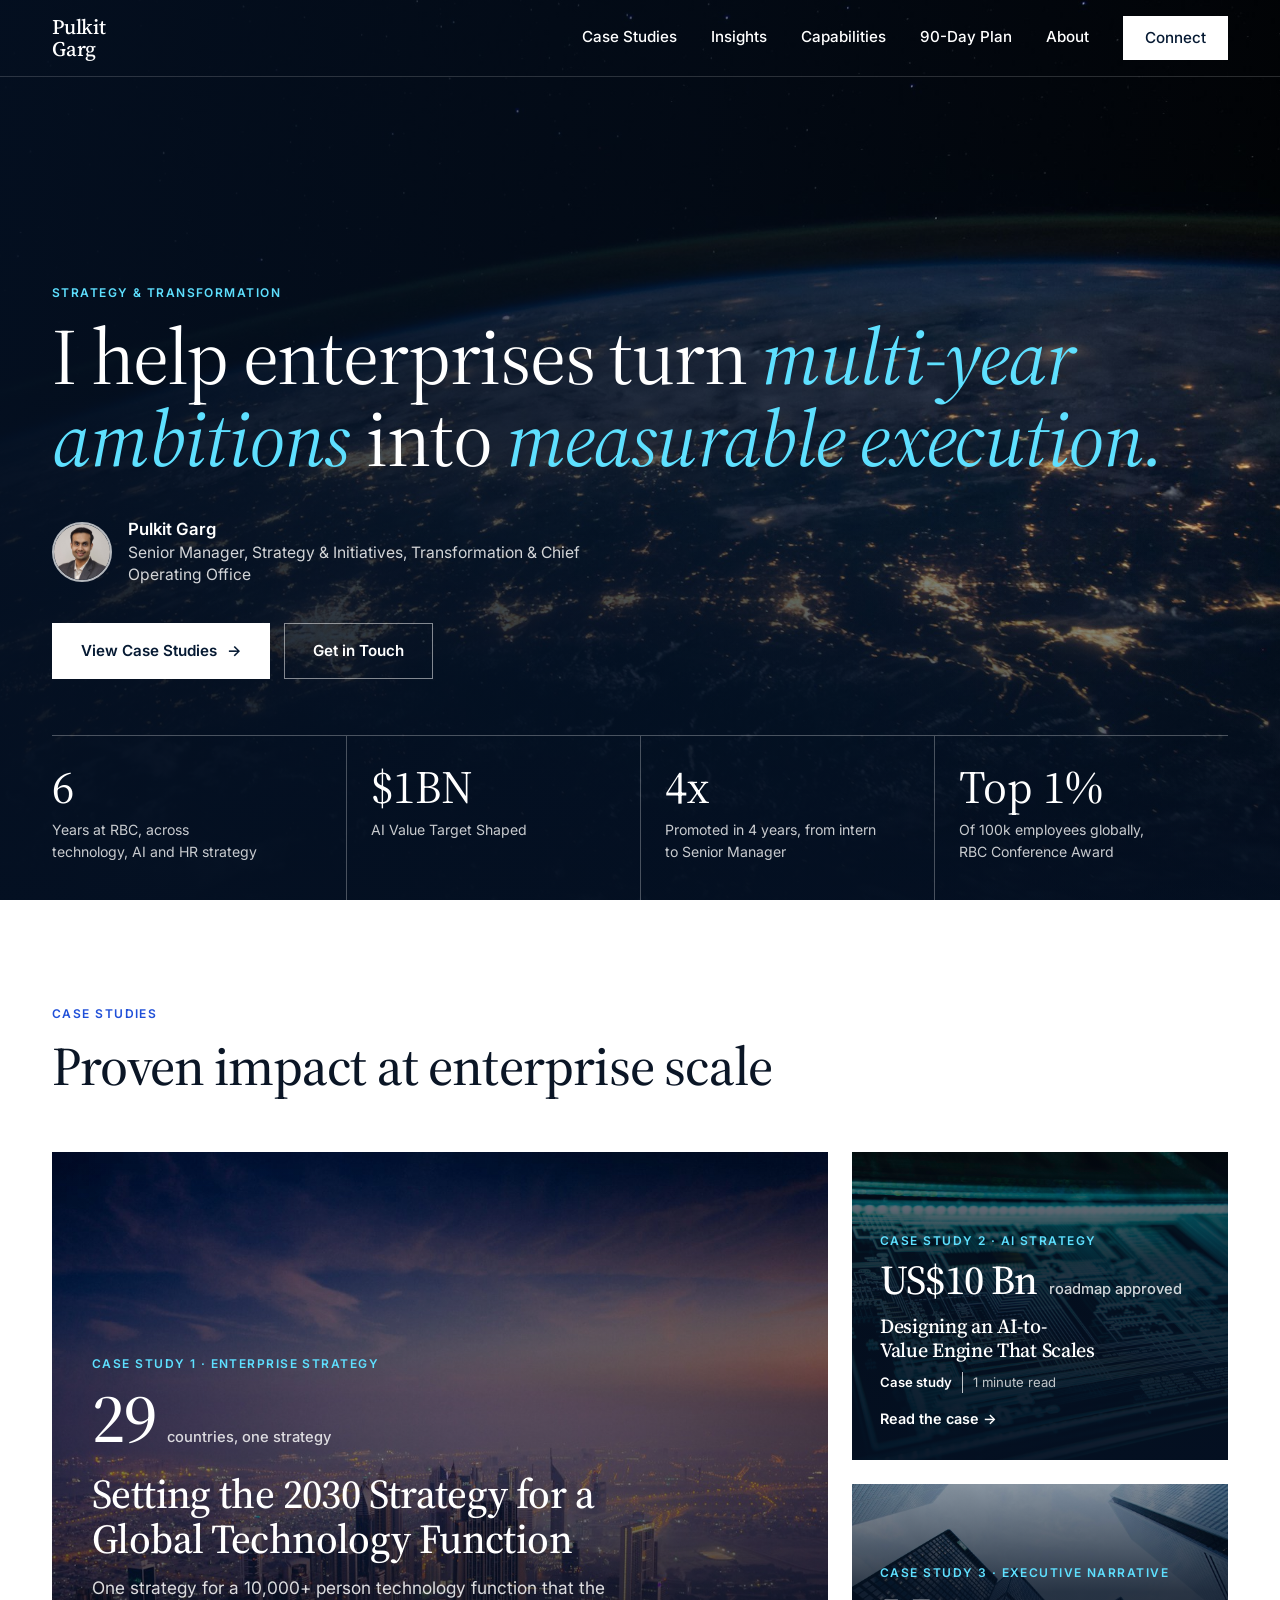
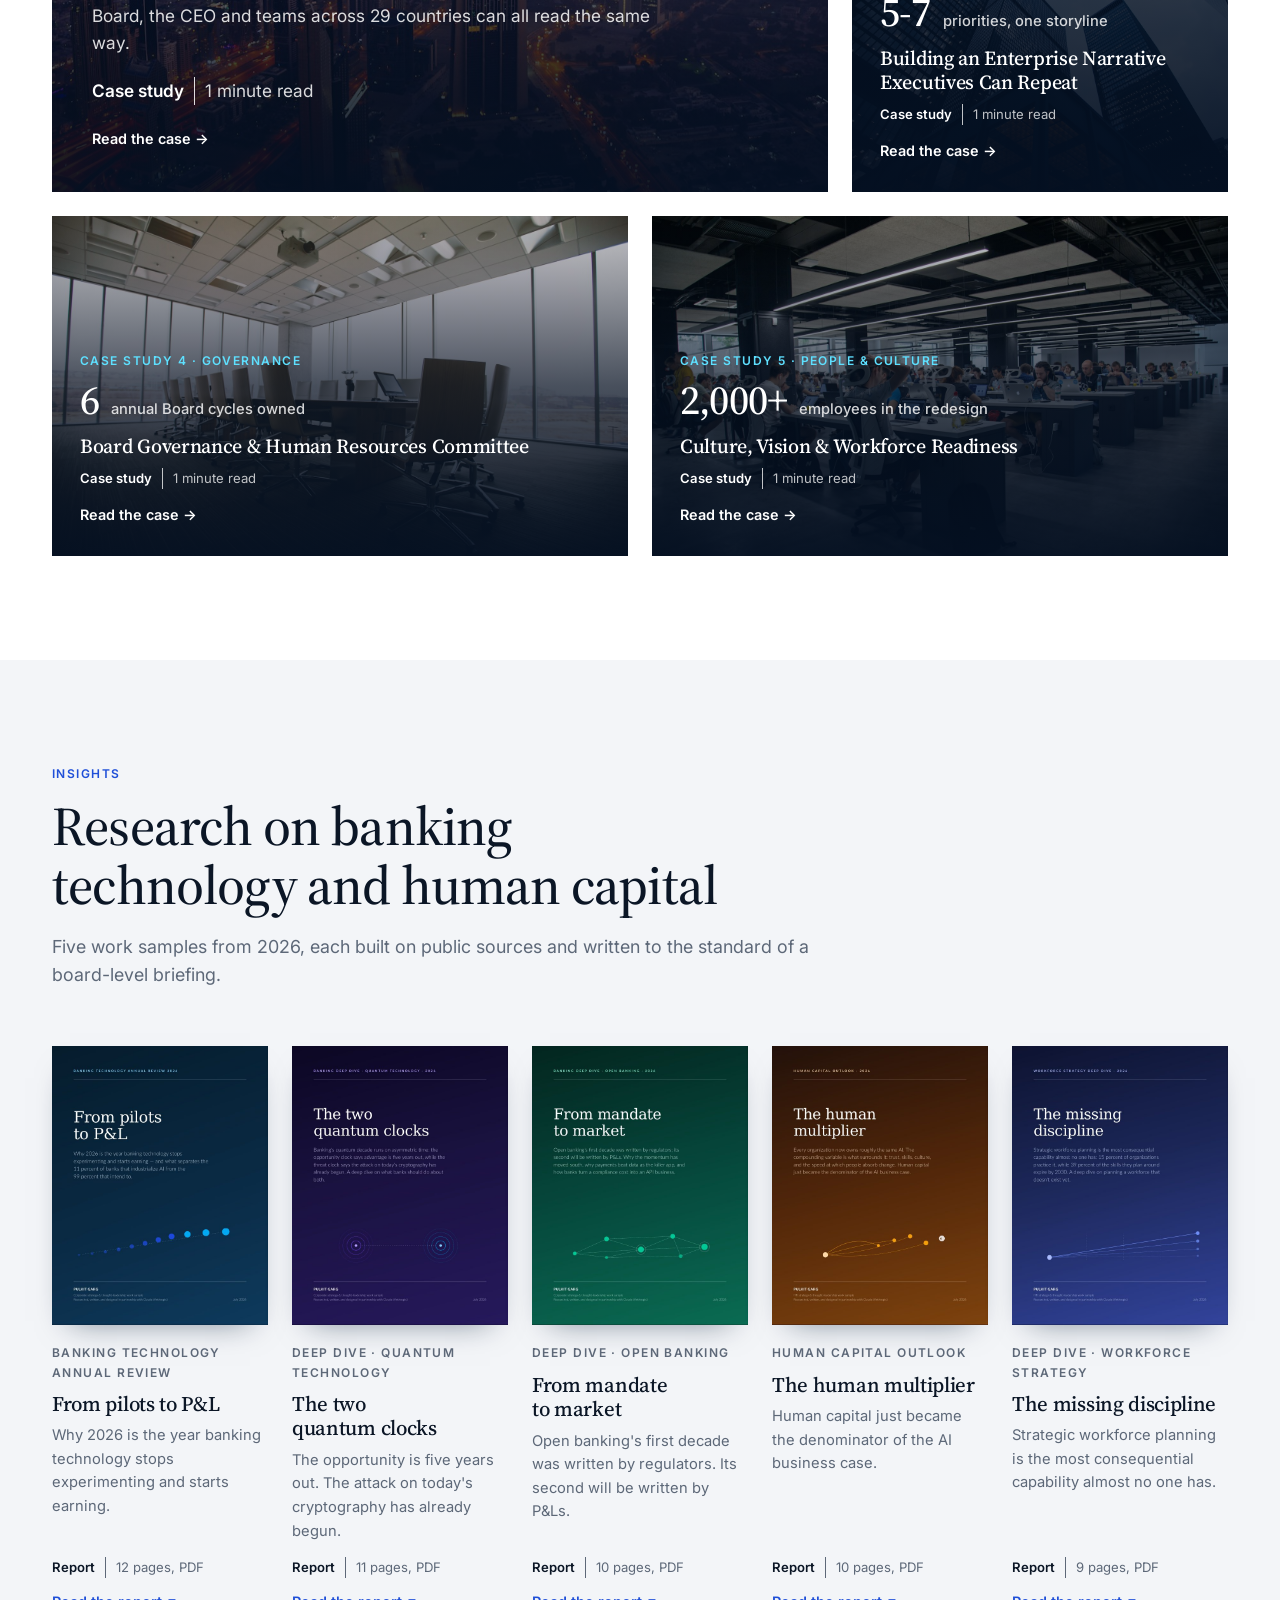
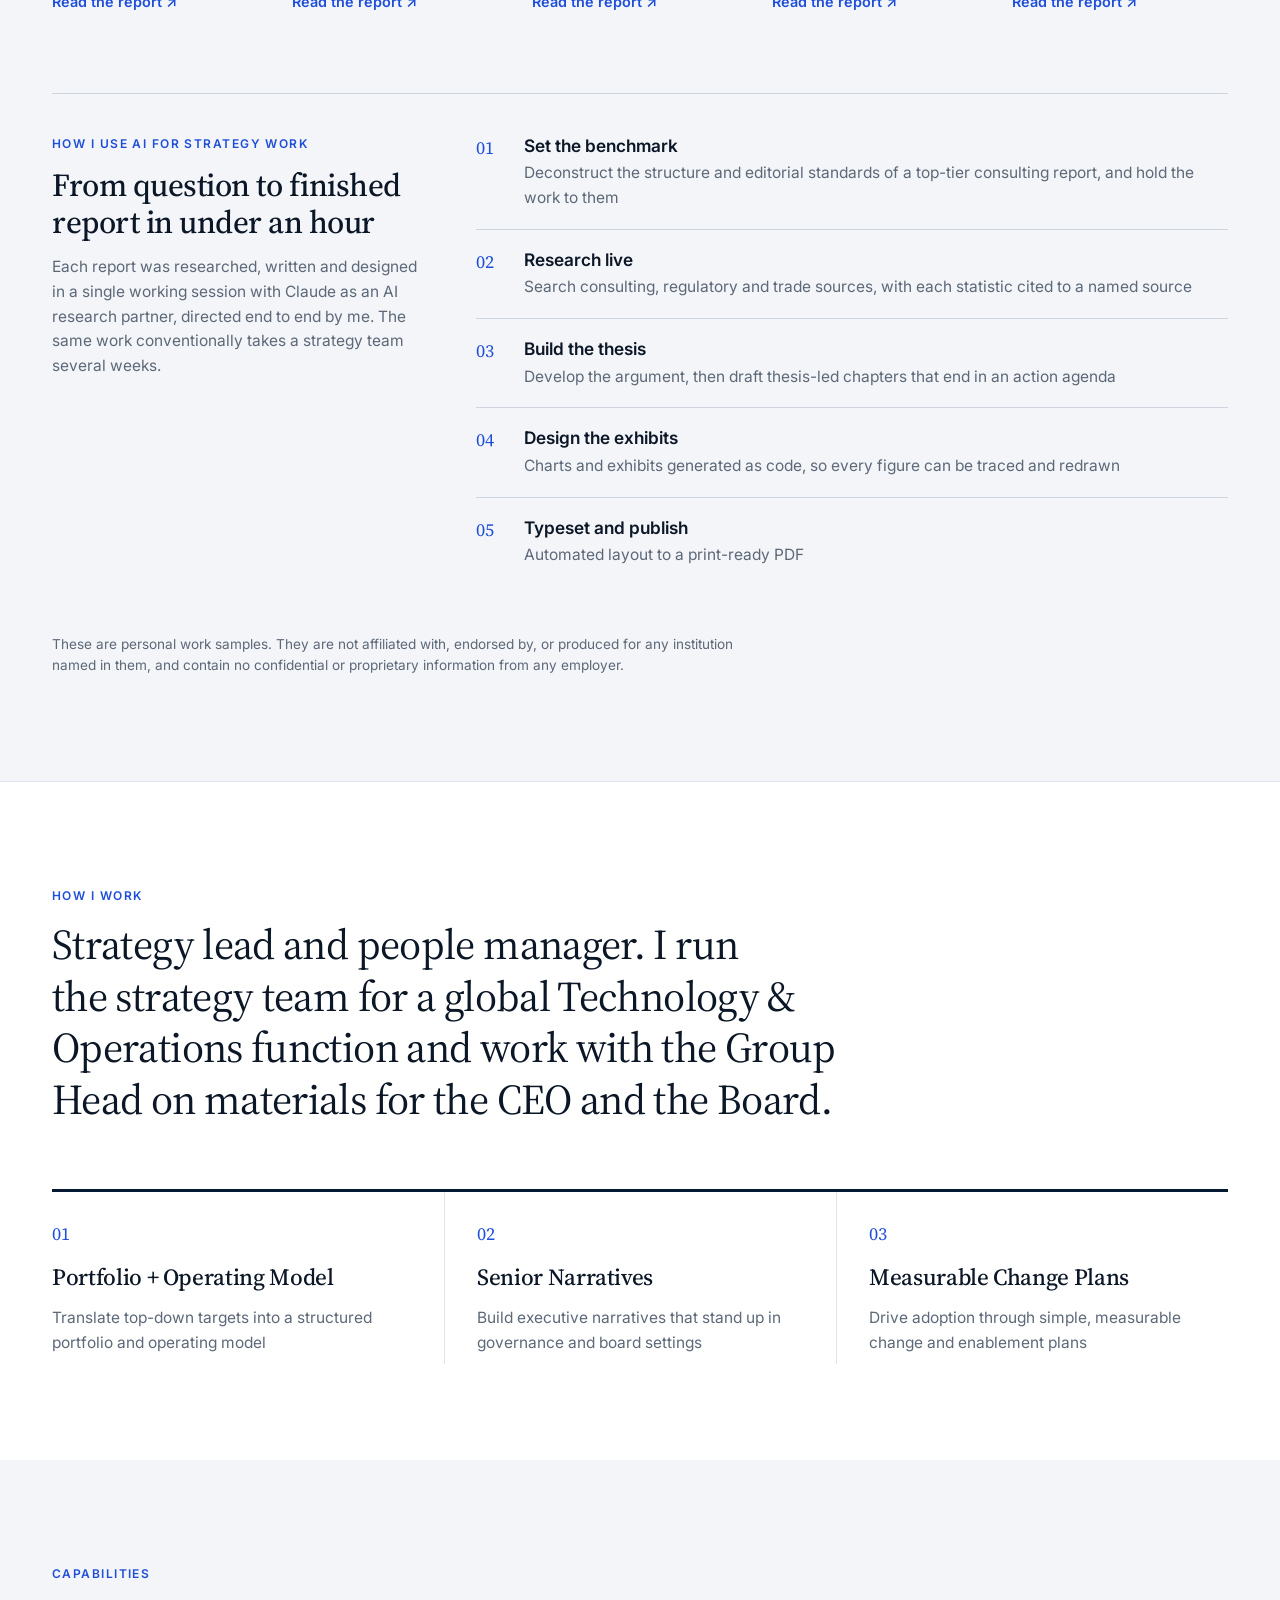
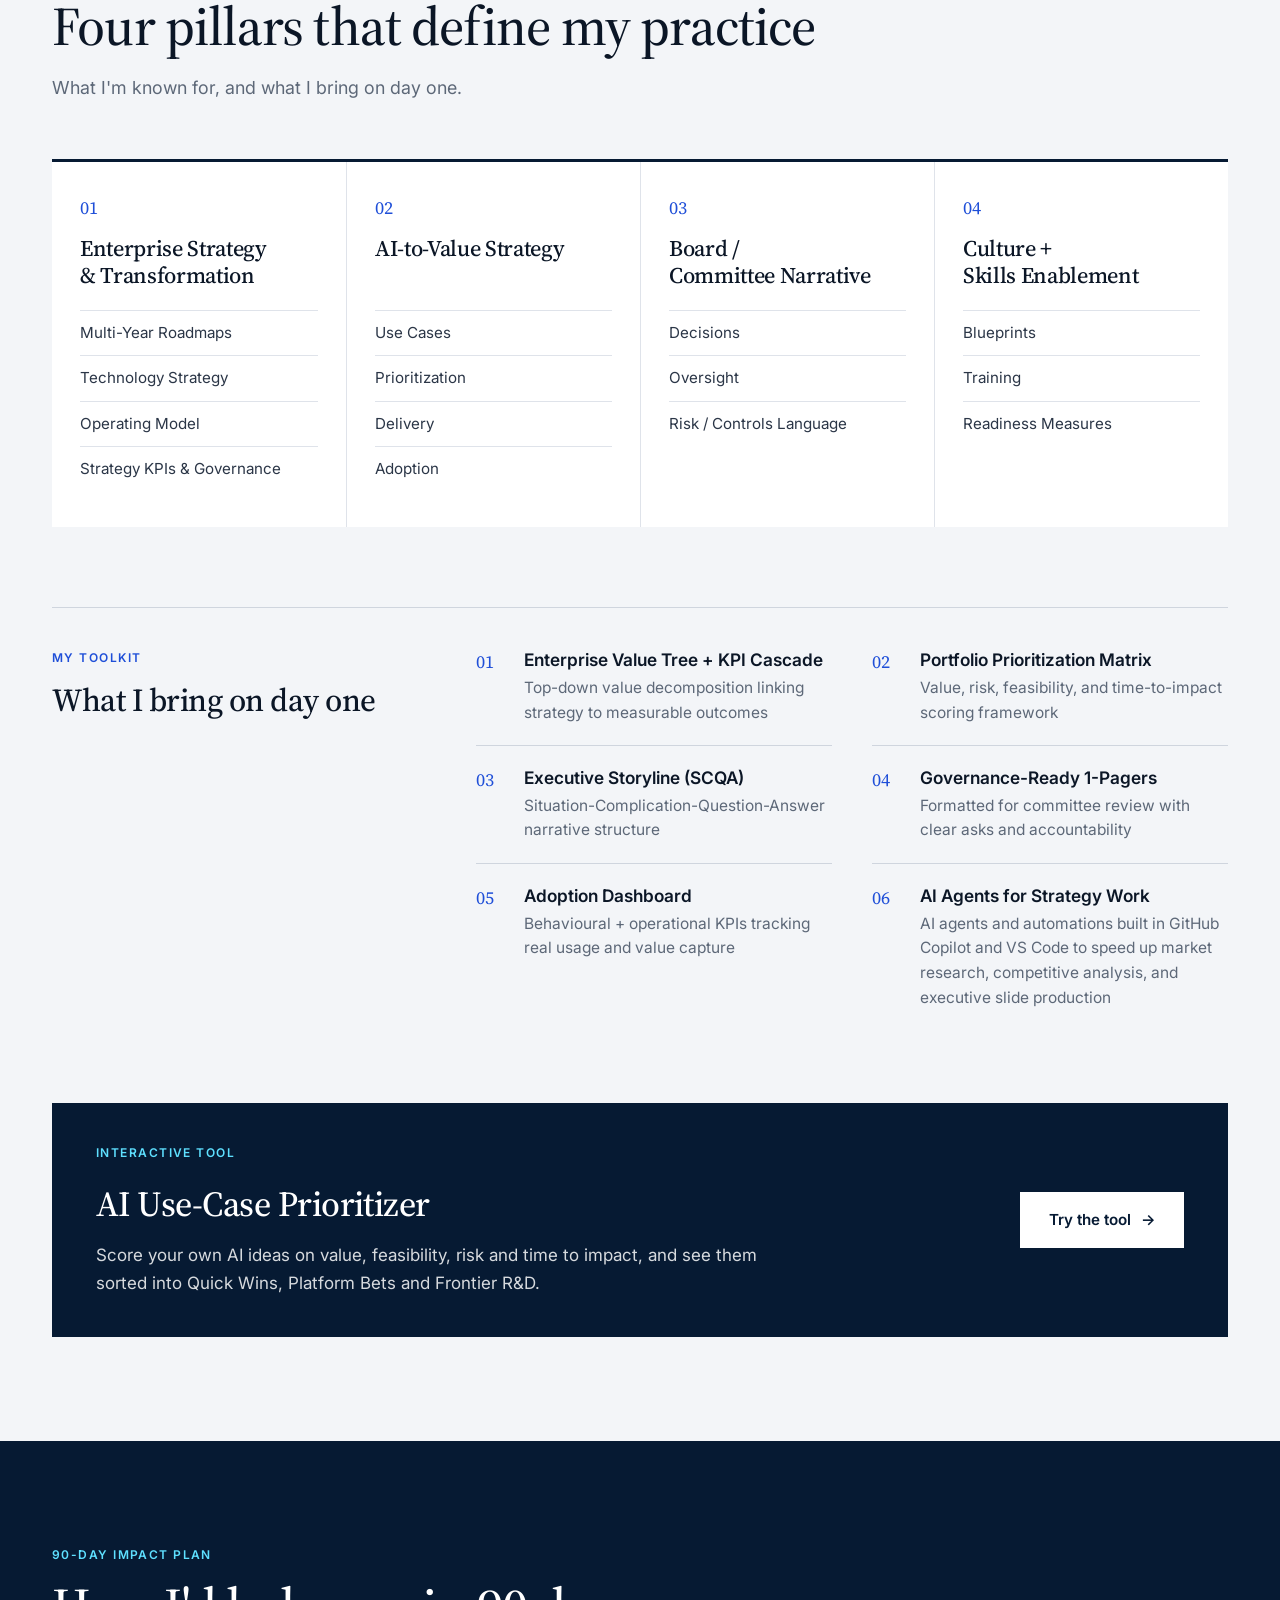
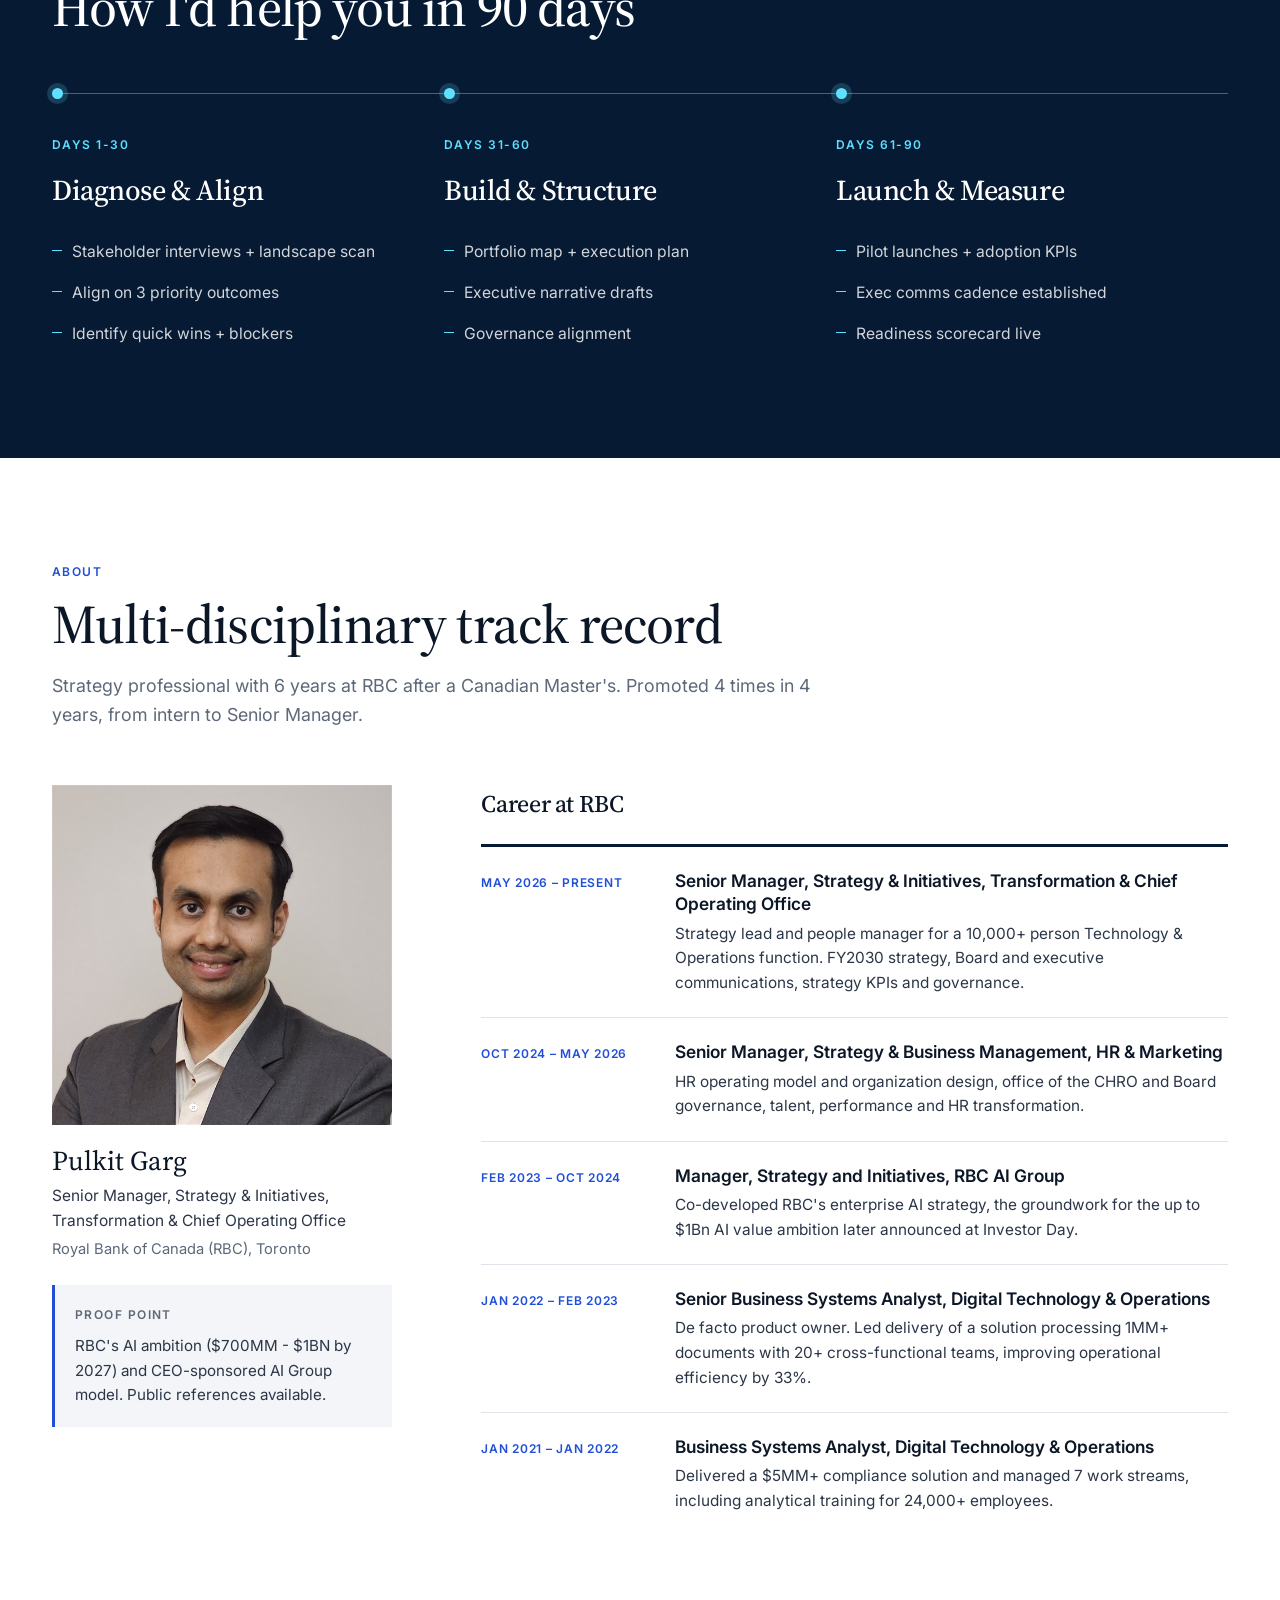
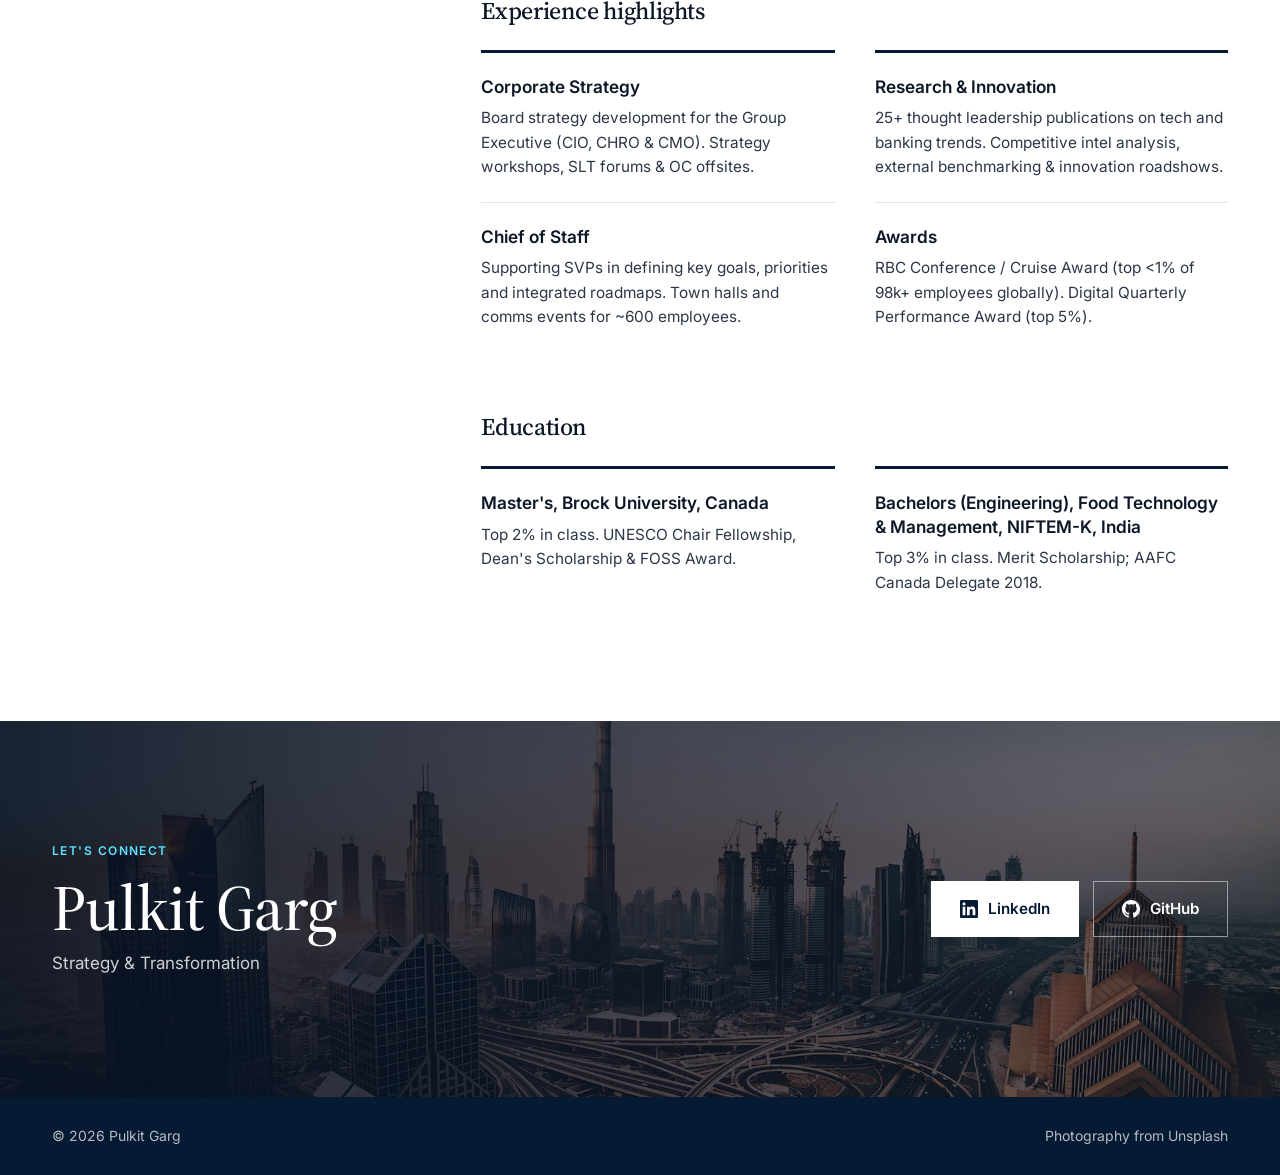
<file: index.html>
<!DOCTYPE html>
<html lang="en">
<head>
    <meta charset="UTF-8">
    <meta name="viewport" content="width=device-width, initial-scale=1.0">
    <title>Pulkit Garg | Strategy & Transformation</title>
    <meta name="description" content="Pulkit Garg - Senior Manager, Strategy & Initiatives. Strategy lead and people manager. Enterprise Strategy, AI Value Creation, Board-Ready Storytelling.">
    <link rel="preconnect" href="https://fonts.googleapis.com">
    <link rel="preconnect" href="https://fonts.gstatic.com" crossorigin>
    <link href="https://fonts.googleapis.com/css2?family=Inter:wght@400;500;600&family=Source+Serif+4:opsz,wght@8..60,400;8..60,500;8..60,600&display=swap" rel="stylesheet">
    <link rel="preload" as="image" href="assets/img/hero-earth.jpg">
    <link rel="stylesheet" href="style.css">
    <link rel="icon" type="image/svg+xml" href="data:image/svg+xml,<svg xmlns='http://www.w3.org/2000/svg' viewBox='0 0 100 100'><rect width='100' height='100' fill='%23061a33'/><text x='50' y='68' font-size='52' font-family='Georgia,serif' fill='white' text-anchor='middle'>PG</text></svg>">
    <script>document.documentElement.classList.add('js');</script>
</head>
<body>
    <a class="skip-link" href="#main">Skip to content</a>

    <!-- Header -->
    <header class="site-header" id="site-header">
        <div class="container header-inner">
            <a href="#top" class="wordmark" aria-label="Pulkit Garg, home">
                <span>Pulkit</span>
                <span>Garg</span>
            </a>
            <nav class="site-nav" id="site-nav" aria-label="Primary">
                <a href="#case-studies">Case Studies</a>
                <a href="#insights">Insights</a>
                <a href="#capabilities">Capabilities</a>
                <a href="#plan">90-Day Plan</a>
                <a href="#about">About</a>
                <a href="#connect" class="nav-cta">Connect</a>
            </nav>
            <button class="nav-toggle" aria-label="Toggle menu" aria-expanded="false" aria-controls="site-nav">
                <span></span><span></span><span></span>
            </button>
        </div>
    </header>

    <main id="main">

    <!-- Hero -->
    <section class="hero" id="top">
        <img class="hero-bg" src="assets/img/hero-earth.jpg" alt="" width="2000" height="1200">
        <div class="container hero-inner">
            <p class="eyebrow eyebrow-light">Strategy & Transformation</p>
            <h1>I help enterprises turn <em>multi-year ambitions</em> into <em>measurable execution.</em></h1>
            <div class="hero-byline">
                <img src="photo.jpg" alt="" width="600" height="600" onerror="this.style.display='none'">
                <p><strong>Pulkit Garg</strong><br>Senior Manager, Strategy & Initiatives, Transformation & Chief Operating Office</p>
            </div>
            <div class="hero-cta">
                <a href="#case-studies" class="btn btn-light">View Case Studies <span aria-hidden="true">&rarr;</span></a>
                <a href="#connect" class="btn btn-ghost">Get in Touch</a>
            </div>
        </div>
        <div class="container">
            <dl class="stats">
                <div class="stat">
                    <dt>6</dt>
                    <dd>Years at RBC, across technology, AI and HR strategy</dd>
                </div>
                <div class="stat">
                    <dt>$1BN</dt>
                    <dd>AI Value Target Shaped</dd>
                </div>
                <div class="stat">
                    <dt>4x</dt>
                    <dd>Promoted in 4 years, from intern to Senior Manager</dd>
                </div>
                <div class="stat">
                    <dt>Top 1%</dt>
                    <dd>Of 100k employees globally, RBC Conference Award</dd>
                </div>
            </dl>
        </div>
    </section>

    <!-- Featured Insights -->
    <section class="section" id="case-studies">
        <div class="container">
            <div class="section-head">
                <p class="eyebrow">Case Studies</p>
                <h2>Proven impact at enterprise scale</h2>
            </div>
            <div class="insights-grid">
                <a href="#case-1" class="insight insight-lead reveal" data-case="case-1">
                    <img src="assets/img/city-night.jpg" alt="" width="1500" height="900" loading="lazy">
                    <div class="insight-body">
                        <p class="kicker">Case Study 1 &middot; Enterprise strategy</p>
                        <p class="impact"><strong>29</strong> <span>countries, one strategy</span></p>
                        <h3>Setting the 2030 Strategy for a Global Technology Function</h3>
                        <p>One strategy for a 10,000+ person technology function that the Board, the CEO and teams across 29 countries can all read the same way.</p>
                        <p class="card-meta"><span>Case study</span><span>1 minute read</span></p>
                        <span class="read-more">Read the case <span aria-hidden="true">&rarr;</span></span>
                    </div>
                </a>
                <a href="#case-2" class="insight insight-tall reveal" data-case="case-2">
                    <img src="assets/img/circuit.jpg" alt="" width="1500" height="900" loading="lazy">
                    <div class="insight-body">
                        <p class="kicker">Case Study 2 &middot; AI strategy</p>
                        <p class="impact"><strong>US$10 Bn</strong> <span>roadmap approved</span></p>
                        <h3>Designing an AI-to-Value Engine That Scales</h3>
                        <p class="card-meta"><span>Case study</span><span>1 minute read</span></p>
                        <span class="read-more">Read the case <span aria-hidden="true">&rarr;</span></span>
                    </div>
                </a>
                <a href="#case-3" class="insight insight-tall reveal" data-case="case-3">
                    <img src="assets/img/towers.jpg" alt="" width="1500" height="900" loading="lazy">
                    <div class="insight-body">
                        <p class="kicker">Case Study 3 &middot; Executive narrative</p>
                        <p class="impact"><strong>5-7</strong> <span>priorities, one storyline</span></p>
                        <h3>Building an Enterprise Narrative Executives Can Repeat</h3>
                        <p class="card-meta"><span>Case study</span><span>1 minute read</span></p>
                        <span class="read-more">Read the case <span aria-hidden="true">&rarr;</span></span>
                    </div>
                </a>
                <a href="#case-4" class="insight insight-tall insight-wide reveal" data-case="case-4">
                    <img src="assets/img/boardroom.jpg" alt="" width="1500" height="900" loading="lazy">
                    <div class="insight-body">
                        <p class="kicker">Case Study 4 &middot; Governance</p>
                        <p class="impact"><strong>6</strong> <span>annual Board cycles owned</span></p>
                        <h3>Board Governance &amp; Human Resources Committee</h3>
                        <p class="card-meta"><span>Case study</span><span>1 minute read</span></p>
                        <span class="read-more">Read the case <span aria-hidden="true">&rarr;</span></span>
                    </div>
                </a>
                <a href="#case-5" class="insight insight-tall insight-wide reveal" data-case="case-5">
                    <img src="assets/img/office.jpg" alt="" width="1500" height="900" loading="lazy">
                    <div class="insight-body">
                        <p class="kicker">Case Study 5 &middot; People &amp; culture</p>
                        <p class="impact"><strong>2,000+</strong> <span>employees in the redesign</span></p>
                        <h3>Culture, Vision &amp; Workforce Readiness</h3>
                        <p class="card-meta"><span>Case study</span><span>1 minute read</span></p>
                        <span class="read-more">Read the case <span aria-hidden="true">&rarr;</span></span>
                    </div>
                </a>
            </div>

            <div class="case-reader" id="case-reader">
            <!-- Case 1 -->
            <article class="case" id="case-1">
                <header class="case-top">
                    <div>
                        <p class="kicker">Case Study 1 &middot; Enterprise strategy</p>
                        <h3>Setting the 2030 Strategy for a Global Technology Function</h3>
                    </div>
                    <button class="case-close" type="button">Close <span aria-hidden="true">&times;</span></button>
                </header>
                <div class="case-grid">
                    <div class="case-side">
                        <p class="case-lede"><span class="label">The Challenge</span>A 10,000+ person Technology & Operations function needs one strategy that the Board, the CEO and teams across 29 countries can all read the same way.</p>
                        <div class="metrics">
                            <div class="metric">
                                <span class="metric-value">2030</span>
                                <span class="metric-label">Strategy horizon</span>
                            </div>
                            <div class="metric">
                                <span class="metric-value">29</span>
                                <span class="metric-label">Countries</span>
                            </div>
                            <div class="metric">
                                <span class="metric-value">5</span>
                                <span class="metric-label">Strategy pillars</span>
                            </div>
                        </div>
                    </div>
                    <div class="case-body">
                        <div class="case-block">
                            <span class="label">My Role</span>
                            <p>Strategy lead and people manager, running the strategy team across direct and dotted-line reporting. I own the development of RBC's FY2030 Technology & Operations strategy, defining the five-pillar structure, the case for change and the multi-year roadmap for Board and CEO review.</p>
                        </div>
                        <div class="case-block">
                            <span class="label">What I Deliver</span>
                            <div class="cards-3">
                                <div class="mini">
                                    <h4>Strategy Architecture</h4>
                                    <p>Five pillars, the case for change, a target end-state and a multi-year operating roadmap</p>
                                </div>
                                <div class="mini">
                                    <h4>Board & Executive Communications</h4>
                                    <p>I hold the pen on the Board strategy deck, executive speaking notes and Q&A fact pack, defending every figure to its source through Group Executive reviews</p>
                                </div>
                                <div class="mini">
                                    <h4>External Consulting Engagement</h4>
                                    <p>Client-side owner working with Tier 1 strategy firms, translating their frameworks and benchmarks into RBC-specific positions and testing each claim before it enters executive material</p>
                                </div>
                            </div>
                        </div>
                        <div class="case-block">
                            <span class="label">Strategy KPIs & Governance</span>
                            <p>A consolidated KPI framework with a named owner per pillar, outcome metrics over activity metrics, and the review cadence that keeps executive material defensible.</p>
                        </div>
                        <div class="case-block">
                            <span class="label">Themes Covered</span>
                            <ul class="chips">
                                <li>AI-enabled delivery</li>
                                <li>Core modernization</li>
                                <li>Architecture & platforms</li>
                                <li>Workforce & location strategy</li>
                                <li>Emerging technology</li>
                            </ul>
                        </div>
                        <p class="case-note">The detail of this work is confidential. I am happy to talk through the approach.</p>
                    </div>
                </div>
                <p class="case-next"><a href="#case-2" data-case="case-2">Next case: Designing an AI-to-Value Engine That Scales <span aria-hidden="true">&rarr;</span></a></p>
            </article>

            <!-- Case 2 -->
            <article class="case" id="case-2">
                <header class="case-top">
                    <div>
                        <p class="kicker">Case Study 2 &middot; AI strategy</p>
                        <h3>Designing an AI-to-Value Engine That Scales</h3>
                    </div>
                    <button class="case-close" type="button">Close <span aria-hidden="true">&times;</span></button>
                </header>
                <div class="case-grid">
                    <div class="case-side">
                        <p class="case-lede"><span class="label">The Problem</span>AI ambition is easy; scaling adoption + value capture is hard.</p>
                        <div class="metrics">
                            <div class="metric">
                                <span class="metric-value">$700MM - $1BN</span>
                                <span class="metric-label">Net new enterprise AI value target by 2027</span>
                            </div>
                            <div class="metric">
                                <span class="metric-value">1,200+</span>
                                <span class="metric-label">Patent applications filed since 2019 (635 AI-related)</span>
                            </div>
                            <div class="metric">
                                <span class="metric-value">US$10 Bn</span>
                                <span class="metric-label">Technology and process innovation roadmap approved</span>
                            </div>
                        </div>
                    </div>
                    <div class="case-body">
                        <div class="case-block">
                            <span class="label">My Role</span>
                            <p>Part of the core strategy team that helped define what RBC's publicly announced $700MM - $1BN AI value target looks like in practice. Contributed to shaping the strategy that led to the formation of a dedicated AI Group reporting directly to the CEO, supporting the transition of AI from experimentation to enterprise-scale execution across 100,000+ employees in 29 countries.</p>
                        </div>
                        <div class="case-block">
                            <span class="label">Solution: AI Portfolio Operating System (AI-POS)</span>
                            <div class="cards-3">
                                <div class="mini">
                                    <span class="mini-tag">Lane 1</span>
                                    <h4>Quick Wins</h4>
                                    <p>High-value, low-effort use cases deployed in 30-90 days</p>
                                </div>
                                <div class="mini">
                                    <span class="mini-tag">Lane 2</span>
                                    <h4>Platform Bets</h4>
                                    <p>Cross-functional capabilities that compound over 6-12 months</p>
                                </div>
                                <div class="mini">
                                    <span class="mini-tag">Lane 3</span>
                                    <h4>Frontier R&D</h4>
                                    <p>Exploratory AI capabilities with high strategic upside</p>
                                </div>
                            </div>
                        </div>
                        <div class="case-block">
                            <span class="label">What Sat Behind It</span>
                            <ul class="facts">
                                <li><strong>Board strategy.</strong> Designed a Board strategy for the Group CIO through industry research and 50+ partner collaboration, enabling approval of a US$10 Bn technology and process innovation roadmap.</li>
                                <li><strong>Research.</strong> Produced 25+ strategic insights (research papers, market briefs) for the Group CIO and senior tech executives that secured US$5MM in investments for emerging technology and process innovation.</li>
                                <li><strong>Responsible AI.</strong> Drove strategic alignment and change enablement across 20+ enterprise partners within the Responsible AI CoE through research, governance reviews, and Working Group facilitation.</li>
                                <li><strong>Business cases.</strong> Crafted ROI-backed business cases for GenAI, Quantum Computing & Immersive Reality initiatives, driving $2.5MM in new technology investments.</li>
                            </ul>
                        </div>
                        <div class="case-block">
                            <span class="label">AI Programs Anchored To</span>
                            <ul class="chips">
                                <li>Hyper-personalization</li>
                                <li>Fraud detection & prevention</li>
                                <li>Productivity & automation</li>
                                <li>Training & workforce enablement</li>
                            </ul>
                        </div>
                        <div class="case-block refs">
                            <span class="label">Public References</span>
                            <a href="https://cfotech.ca/story/rbc-forms-new-ai-unit-targeting-cad-1-billion-by-2027" target="_blank" rel="noopener" class="ref">
                                <span class="ref-title">RBC forms new AI unit targeting CAD $1 billion by 2027</span>
                                <span class="ref-source">CFOtech <span aria-hidden="true">&nearr;</span></span>
                            </a>
                            <a href="https://www.rbc.com/investor-relations/_assets-custom/pdf/2025q4strategicupdate.pdf" target="_blank" rel="noopener" class="ref">
                                <span class="ref-title">Q4 2025 Strategic Update: Investor Day</span>
                                <span class="ref-source">RBC Investor Relations <span aria-hidden="true">&nearr;</span></span>
                            </a>
                        </div>
                    </div>
                </div>
                <p class="case-next"><a href="#case-3" data-case="case-3">Next case: Building an Enterprise Narrative Executives Can Repeat <span aria-hidden="true">&rarr;</span></a></p>
            </article>

            <!-- Case 3 -->
            <article class="case" id="case-3">
                <header class="case-top">
                    <div>
                        <p class="kicker">Case Study 3 &middot; Executive narrative</p>
                        <h3>Building an Enterprise Narrative Executives Can Repeat</h3>
                    </div>
                    <button class="case-close" type="button">Close <span aria-hidden="true">&times;</span></button>
                </header>
                <div class="case-grid">
                    <div class="case-side">
                        <p class="case-lede"><span class="label">The Framework</span>Strategy = 5-7 enterprise priorities with clear outcomes. Each priority maps to a measurable KPI, 3 linked initiatives, and clear ownership + timeline.</p>
                    </div>
                    <div class="case-body">
                        <div class="case-block">
                            <span class="label">My Role</span>
                            <p>Built the executive narratives and board-ready materials that translate enterprise strategy into repeatable storylines for the CIO, CHRO, and senior leadership. Shaped the content and framing used in strategy updates, investor communications, and governance forums.</p>
                            <p>Today I do the same for the Group Head of Technology & Operations: converting leadership direction into precise copy for the CEO and the Board.</p>
                        </div>
                        <div class="case-block">
                            <span class="label">Board-Ready Deliverables</span>
                            <div class="cards-3">
                                <div class="mini">
                                    <h4>1-Page Executive Brief</h4>
                                    <p>Goal, what changes, KPIs, decisions needed. Readable in 2 minutes.</p>
                                </div>
                                <div class="mini">
                                    <h4>"So What" Storyline Slides</h4>
                                    <p>One message per slide. What happened? Why does it matter? What do we do next?</p>
                                </div>
                                <div class="mini">
                                    <h4>Decision Log + Trade-Off Framing</h4>
                                    <p>Structured record of what was decided, traded off, and why.</p>
                                </div>
                            </div>
                        </div>
                        <div class="case-block refs">
                            <span class="label">Public Reference</span>
                            <a href="https://www.rbc.com/investor-relations/_assets-custom/pdf/2025q4strategicupdate.pdf" target="_blank" rel="noopener" class="ref">
                                <span class="ref-title">Enterprise priorities and AI value framing in RBC Strategic Update</span>
                                <span class="ref-source">RBC Investor Relations <span aria-hidden="true">&nearr;</span></span>
                            </a>
                        </div>
                    </div>
                </div>
                <p class="case-next"><a href="#case-4" data-case="case-4">Next case: Board Governance &amp; Human Resources Committee <span aria-hidden="true">&rarr;</span></a></p>
            </article>

            <!-- Case 4 -->
            <article class="case" id="case-4">
                <header class="case-top">
                    <div>
                        <p class="kicker">Case Study 4 &middot; Governance</p>
                        <h3>Board Governance &amp; Human Resources Committee</h3>
                    </div>
                    <button class="case-close" type="button">Close <span aria-hidden="true">&times;</span></button>
                </header>
                <div class="case-grid">
                    <div class="case-side">
                        <p class="case-lede"><span class="label">The Focus</span>High-profile board administration and governance work, ensuring leadership materials, committee processes, and reporting flows operate at the standard required for board-level oversight.</p>
                        <div class="metrics">
                            <div class="metric">
                                <span class="metric-value">6</span>
                                <span class="metric-label">Annual Board cycles owned</span>
                            </div>
                            <div class="metric">
                                <span class="metric-value">15+</span>
                                <span class="metric-label">Operating Committee members in executive governance</span>
                            </div>
                        </div>
                    </div>
                    <div class="case-body">
                        <div class="case-block">
                            <span class="label">My Role</span>
                            <p>Closely involved in the governance operations for RBC's Human Resources Committee (HRC) and broader board administration. Coordinating materials with senior leaders, ensuring everything flows on schedule, and supporting the end-to-end process for committee reporting to the board. This includes oversight areas like compensation risk, cross-committee coordination (e.g., HRC + Risk Committee), and alignment with the Audit and Governance committees.</p>
                            <p>Led the office of the CHRO in a position of trust, owning six annual Board cycles and executive governance across 15+ Operating Committee members.</p>
                        </div>
                        <div class="case-block">
                            <span class="label">What It Covers</span>
                            <div class="cards-3">
                                <div class="mini">
                                    <h4>Committee Material Coordination</h4>
                                    <p>Coordinating and preparing materials for HRC review with senior leaders across multiple stakeholder groups</p>
                                </div>
                                <div class="mini">
                                    <h4>Board Reporting Flow</h4>
                                    <p>Ensuring committee reporting is structured to flow directly to board with consistent framing and escalation pathways</p>
                                </div>
                                <div class="mini">
                                    <h4>Cross-Committee Coordination</h4>
                                    <p>Supporting joint discussions across HRC, Risk, Audit, and Governance committees with aligned scope and accountability</p>
                                </div>
                            </div>
                        </div>
                        <div class="case-block refs">
                            <span class="label">Public References</span>
                            <a href="https://www.rbc.com/our-company/governance/index.html" target="_blank" rel="noopener" class="ref">
                                <span class="ref-title">Corporate Governance</span>
                                <span class="ref-source">RBC <span aria-hidden="true">&nearr;</span></span>
                            </a>
                            <a href="https://www.rbc.com/investor-relations/_assets-custom/pdf/2025englishproxy.pdf" target="_blank" rel="noopener" class="ref">
                                <span class="ref-title">Management Proxy Circular 2025 (HRC on Page 48)</span>
                                <span class="ref-source">RBC Investor Relations <span aria-hidden="true">&nearr;</span></span>
                            </a>
                        </div>
                    </div>
                </div>
                <p class="case-next"><a href="#case-5" data-case="case-5">Next case: Culture, Vision &amp; Workforce Readiness <span aria-hidden="true">&rarr;</span></a></p>
            </article>

            <!-- Case 5 -->
            <article class="case" id="case-5">
                <header class="case-top">
                    <div>
                        <p class="kicker">Case Study 5 &middot; People &amp; culture</p>
                        <h3>Culture, Vision &amp; Workforce Readiness</h3>
                    </div>
                    <button class="case-close" type="button">Close <span aria-hidden="true">&times;</span></button>
                </header>
                <div class="case-grid">
                    <div class="case-side">
                        <p class="case-lede"><span class="label">The Insight</span>Strategy initiatives fail when skills + enablement lag behind ambition.</p>
                        <div class="metrics">
                            <div class="metric">
                                <span class="metric-value">2,000+</span>
                                <span class="metric-label">HR and marketing employees in the operating-model design</span>
                            </div>
                            <div class="metric">
                                <span class="metric-value">500+</span>
                                <span class="metric-label">Senior leaders in scope</span>
                            </div>
                        </div>
                    </div>
                    <div class="case-body">
                        <div class="case-block">
                            <span class="label">My Role</span>
                            <p>Member of the core culture working group shaping RBC's vision, values, and workforce readiness strategy. Contributed to the blueprints that guide how 100,000+ employees develop skills, adopt new ways of working, and connect to the enterprise's strategic direction. This work underpins the public-facing commitments around skills development and inclusive opportunity.</p>
                            <p>Led HR operating-model and organization design across 2,000+ HR and marketing employees, including organization-wide restructuring, alongside talent, performance and HR transformation work.</p>
                        </div>
                        <div class="case-block">
                            <span class="label">Readiness Scorecard</span>
                            <div class="cards-3">
                                <div class="mini">
                                    <h4>Training Completion</h4>
                                    <p>5,584 employees upskilled through programs like Leap; 3M+ collective learning hours</p>
                                </div>
                                <div class="mini">
                                    <h4>Internal Mobility</h4>
                                    <p>72% of positions filled by internal candidates in 2024</p>
                                </div>
                                <div class="mini">
                                    <h4>Capability Lift</h4>
                                    <p>Pre/post skill assessments + manager ratings across AI tool adoption</p>
                                </div>
                            </div>
                        </div>
                        <div class="case-block">
                            <span class="label">Where It Goes Next</span>
                            <p>The same thinking now shapes workforce strategy for a global technology function: location strategy and hub growth, role mix and AI-driven reskilling.</p>
                        </div>
                        <div class="case-block refs">
                            <span class="label">Public Reference</span>
                            <a href="https://www.rbc.com/our-impact/" target="_blank" rel="noopener" class="ref">
                                <span class="ref-title">Our Impact</span>
                                <span class="ref-source">RBC <span aria-hidden="true">&nearr;</span></span>
                            </a>
                        </div>
                    </div>
                </div>
                <p class="case-next"><a href="#case-1" data-case="case-1">Next case: Setting the 2030 Strategy for a Global Technology Function <span aria-hidden="true">&rarr;</span></a></p>
            </article>
            </div>
        </div>
    </section>

    <!-- Insights -->
    <section class="section section-tint" id="insights">
        <div class="container">
            <div class="section-head">
                <p class="eyebrow">Insights</p>
                <h2>Research on banking technology and human capital</h2>
                <p class="section-intro">Five work samples from 2026, each built on public sources and written to the standard of a board-level briefing.</p>
            </div>
            <div class="reports">
                <a href="assets/reports/from-pilots-to-pl-banking-technology-annual-review-2026.pdf" target="_blank" rel="noopener" class="report reveal">
                    <div class="report-cover"><img src="assets/reports/cover-from-pilots-to-pl-banking-technology-annual-review-2026.jpg" alt="" width="680" height="880" loading="lazy"></div>
                    <div class="report-body">
                        <p class="kicker">Banking Technology Annual Review</p>
                        <h3>From pilots to P&amp;L</h3>
                        <p class="report-deck">Why 2026 is the year banking technology stops experimenting and starts earning.</p>
                        <p class="card-meta"><span>Report</span><span>12 pages, PDF</span></p>
                        <span class="read-more">Read the report <span aria-hidden="true">&nearr;</span></span>
                    </div>
                </a>
                <a href="assets/reports/the-two-quantum-clocks-banking-quantum-deep-dive-2026.pdf" target="_blank" rel="noopener" class="report reveal">
                    <div class="report-cover"><img src="assets/reports/cover-the-two-quantum-clocks-banking-quantum-deep-dive-2026.jpg" alt="" width="680" height="880" loading="lazy"></div>
                    <div class="report-body">
                        <p class="kicker">Deep dive &middot; Quantum technology</p>
                        <h3>The two quantum clocks</h3>
                        <p class="report-deck">The opportunity is five years out. The attack on today's cryptography has already begun.</p>
                        <p class="card-meta"><span>Report</span><span>11 pages, PDF</span></p>
                        <span class="read-more">Read the report <span aria-hidden="true">&nearr;</span></span>
                    </div>
                </a>
                <a href="assets/reports/from-mandate-to-market-open-banking-deep-dive-2026.pdf" target="_blank" rel="noopener" class="report reveal">
                    <div class="report-cover"><img src="assets/reports/cover-from-mandate-to-market-open-banking-deep-dive-2026.jpg" alt="" width="680" height="880" loading="lazy"></div>
                    <div class="report-body">
                        <p class="kicker">Deep dive &middot; Open banking</p>
                        <h3>From mandate to market</h3>
                        <p class="report-deck">Open banking's first decade was written by regulators. Its second will be written by P&amp;Ls.</p>
                        <p class="card-meta"><span>Report</span><span>10 pages, PDF</span></p>
                        <span class="read-more">Read the report <span aria-hidden="true">&nearr;</span></span>
                    </div>
                </a>
                <a href="assets/reports/the-human-multiplier-human-capital-outlook-2026.pdf" target="_blank" rel="noopener" class="report reveal">
                    <div class="report-cover"><img src="assets/reports/cover-the-human-multiplier-human-capital-outlook-2026.jpg" alt="" width="680" height="880" loading="lazy"></div>
                    <div class="report-body">
                        <p class="kicker">Human Capital Outlook</p>
                        <h3>The human multiplier</h3>
                        <p class="report-deck">Human capital just became the denominator of the AI business case.</p>
                        <p class="card-meta"><span>Report</span><span>10 pages, PDF</span></p>
                        <span class="read-more">Read the report <span aria-hidden="true">&nearr;</span></span>
                    </div>
                </a>
                <a href="assets/reports/the-missing-discipline-strategic-workforce-planning-2026.pdf" target="_blank" rel="noopener" class="report reveal">
                    <div class="report-cover"><img src="assets/reports/cover-the-missing-discipline-strategic-workforce-planning-2026.jpg" alt="" width="680" height="880" loading="lazy"></div>
                    <div class="report-body">
                        <p class="kicker">Deep dive &middot; Workforce strategy</p>
                        <h3>The missing discipline</h3>
                        <p class="report-deck">Strategic workforce planning is the most consequential capability almost no one has.</p>
                        <p class="card-meta"><span>Report</span><span>9 pages, PDF</span></p>
                        <span class="read-more">Read the report <span aria-hidden="true">&nearr;</span></span>
                    </div>
                </a>
            </div>

            <div class="split method">
                <div class="split-head">
                    <p class="eyebrow">How I use AI for strategy work</p>
                    <h3>From question to finished report in under an hour</h3>
                    <p class="method-note">Each report was researched, written and designed in a single working session with Claude as an AI research partner, directed end to end by me. The same work conventionally takes a strategy team several weeks.</p>
                </div>
                <ol class="steps">
                    <li class="reveal">
                        <span class="num">01</span>
                        <div>
                            <h4>Set the benchmark</h4>
                            <p>Deconstruct the structure and editorial standards of a top-tier consulting report, and hold the work to them</p>
                        </div>
                    </li>
                    <li class="reveal">
                        <span class="num">02</span>
                        <div>
                            <h4>Research live</h4>
                            <p>Search consulting, regulatory and trade sources, with each statistic cited to a named source</p>
                        </div>
                    </li>
                    <li class="reveal">
                        <span class="num">03</span>
                        <div>
                            <h4>Build the thesis</h4>
                            <p>Develop the argument, then draft thesis-led chapters that end in an action agenda</p>
                        </div>
                    </li>
                    <li class="reveal">
                        <span class="num">04</span>
                        <div>
                            <h4>Design the exhibits</h4>
                            <p>Charts and exhibits generated as code, so every figure can be traced and redrawn</p>
                        </div>
                    </li>
                    <li class="reveal">
                        <span class="num">05</span>
                        <div>
                            <h4>Typeset and publish</h4>
                            <p>Automated layout to a print-ready PDF</p>
                        </div>
                    </li>
                </ol>
            </div>
            <p class="disclaimer">These are personal work samples. They are not affiliated with, endorsed by, or produced for any institution named in them, and contain no confidential or proprietary information from any employer.</p>
        </div>
    </section>

    <!-- Statement -->
    <section class="statement">
        <div class="container statement-inner">
            <p class="eyebrow">How I work</p>
            <p class="statement-text">Strategy lead and people manager. I run the strategy team for a global Technology & Operations function and work with the Group Head on materials for the CEO and the Board.</p>
            <div class="approach">
                <div class="approach-item reveal">
                    <span class="num">01</span>
                    <h3>Portfolio + Operating Model</h3>
                    <p>Translate top-down targets into a structured portfolio and operating model</p>
                </div>
                <div class="approach-item reveal">
                    <span class="num">02</span>
                    <h3>Senior Narratives</h3>
                    <p>Build executive narratives that stand up in governance and board settings</p>
                </div>
                <div class="approach-item reveal">
                    <span class="num">03</span>
                    <h3>Measurable Change Plans</h3>
                    <p>Drive adoption through simple, measurable change and enablement plans</p>
                </div>
            </div>
        </div>
    </section>

    <!-- Capabilities -->
    <section class="section section-tint" id="capabilities">
        <div class="container">
            <div class="section-head">
                <p class="eyebrow">Capabilities</p>
                <h2>Four pillars that define my practice</h2>
                <p class="section-intro">What I'm known for, and what I bring on day one.</p>
            </div>

            <div class="pillars">
                <article class="pillar reveal">
                    <span class="num">01</span>
                    <h3>Enterprise Strategy & Transformation</h3>
                    <ul>
                        <li>Multi-Year Roadmaps</li>
                        <li>Technology Strategy</li>
                        <li>Operating Model</li>
                        <li>Strategy KPIs & Governance</li>
                    </ul>
                </article>
                <article class="pillar reveal">
                    <span class="num">02</span>
                    <h3>AI-to-Value Strategy</h3>
                    <ul>
                        <li>Use Cases</li>
                        <li>Prioritization</li>
                        <li>Delivery</li>
                        <li>Adoption</li>
                    </ul>
                </article>
                <article class="pillar reveal">
                    <span class="num">03</span>
                    <h3>Board / Committee Narrative</h3>
                    <ul>
                        <li>Decisions</li>
                        <li>Oversight</li>
                        <li>Risk / Controls Language</li>
                    </ul>
                </article>
                <article class="pillar reveal">
                    <span class="num">04</span>
                    <h3>Culture + Skills Enablement</h3>
                    <ul>
                        <li>Blueprints</li>
                        <li>Training</li>
                        <li>Readiness Measures</li>
                    </ul>
                </article>
            </div>

            <div class="split" id="toolkit">
                <div class="split-head">
                    <p class="eyebrow">My Toolkit</p>
                    <h3>What I bring on day one</h3>
                </div>
                <ol class="toolkit">
                    <li class="reveal">
                        <span class="num">01</span>
                        <div>
                            <h4>Enterprise Value Tree + KPI Cascade</h4>
                            <p>Top-down value decomposition linking strategy to measurable outcomes</p>
                        </div>
                    </li>
                    <li class="reveal">
                        <span class="num">02</span>
                        <div>
                            <h4>Portfolio Prioritization Matrix</h4>
                            <p>Value, risk, feasibility, and time-to-impact scoring framework</p>
                        </div>
                    </li>
                    <li class="reveal">
                        <span class="num">03</span>
                        <div>
                            <h4>Executive Storyline (SCQA)</h4>
                            <p>Situation-Complication-Question-Answer narrative structure</p>
                        </div>
                    </li>
                    <li class="reveal">
                        <span class="num">04</span>
                        <div>
                            <h4>Governance-Ready 1-Pagers</h4>
                            <p>Formatted for committee review with clear asks and accountability</p>
                        </div>
                    </li>
                    <li class="reveal">
                        <span class="num">05</span>
                        <div>
                            <h4>Adoption Dashboard</h4>
                            <p>Behavioural + operational KPIs tracking real usage and value capture</p>
                        </div>
                    </li>
                    <li class="reveal">
                        <span class="num">06</span>
                        <div>
                            <h4>AI Agents for Strategy Work</h4>
                            <p>AI agents and automations built in GitHub Copilot and VS Code to speed up market research, competitive analysis, and executive slide production</p>
                        </div>
                    </li>
                </ol>
            </div>

            <a href="prioritizer.html" class="tool-callout reveal">
                <div>
                    <p class="eyebrow eyebrow-light">Interactive tool</p>
                    <h3>AI Use-Case Prioritizer</h3>
                    <p>Score your own AI ideas on value, feasibility, risk and time to impact, and see them sorted into Quick Wins, Platform Bets and Frontier R&D.</p>
                </div>
                <span class="btn btn-light">Try the tool <span aria-hidden="true">&rarr;</span></span>
            </a>
        </div>
    </section>

    <!-- 90-Day Plan -->
    <section class="section section-dark" id="plan">
        <div class="container">
            <div class="section-head">
                <p class="eyebrow eyebrow-light">90-Day Impact Plan</p>
                <h2>How I'd help you in 90 days</h2>
            </div>
            <ol class="plan">
                <li class="reveal">
                    <span class="plan-days">Days 1-30</span>
                    <h3>Diagnose & Align</h3>
                    <ul>
                        <li>Stakeholder interviews + landscape scan</li>
                        <li>Align on 3 priority outcomes</li>
                        <li>Identify quick wins + blockers</li>
                    </ul>
                </li>
                <li class="reveal">
                    <span class="plan-days">Days 31-60</span>
                    <h3>Build & Structure</h3>
                    <ul>
                        <li>Portfolio map + execution plan</li>
                        <li>Executive narrative drafts</li>
                        <li>Governance alignment</li>
                    </ul>
                </li>
                <li class="reveal">
                    <span class="plan-days">Days 61-90</span>
                    <h3>Launch & Measure</h3>
                    <ul>
                        <li>Pilot launches + adoption KPIs</li>
                        <li>Exec comms cadence established</li>
                        <li>Readiness scorecard live</li>
                    </ul>
                </li>
            </ol>
        </div>
    </section>

    <!-- About -->
    <section class="section" id="about">
        <div class="container">
            <div class="section-head">
                <p class="eyebrow">About</p>
                <h2>Multi-disciplinary track record</h2>
                <p class="section-intro">Strategy professional with 6 years at RBC after a Canadian Master's. Promoted 4 times in 4 years, from intern to Senior Manager.</p>
            </div>
            <div class="about">
                <aside class="about-card">
                    <img src="photo.jpg" alt="Pulkit Garg" width="600" height="600" loading="lazy">
                    <p class="about-name">Pulkit Garg</p>
                    <p class="about-role">Senior Manager, Strategy & Initiatives, Transformation & Chief Operating Office</p>
                    <p class="about-org">Royal Bank of Canada (RBC), Toronto</p>
                    <div class="proof">
                        <span class="label">Proof Point</span>
                        <p>RBC's AI ambition ($700MM - $1BN by 2027) and CEO-sponsored AI Group model. Public references available.</p>
                    </div>
                </aside>
                <div>
                    <h3 class="sub-head">Career at RBC</h3>
                    <ol class="timeline">
                        <li class="reveal">
                            <span class="tl-date">May 2026 – Present</span>
                            <div>
                                <h4>Senior Manager, Strategy & Initiatives, Transformation & Chief Operating Office</h4>
                                <p>Strategy lead and people manager for a 10,000+ person Technology & Operations function. FY2030 strategy, Board and executive communications, strategy KPIs and governance.</p>
                            </div>
                        </li>
                        <li class="reveal">
                            <span class="tl-date">Oct 2024 – May 2026</span>
                            <div>
                                <h4>Senior Manager, Strategy & Business Management, HR & Marketing</h4>
                                <p>HR operating model and organization design, office of the CHRO and Board governance, talent, performance and HR transformation.</p>
                            </div>
                        </li>
                        <li class="reveal">
                            <span class="tl-date">Feb 2023 – Oct 2024</span>
                            <div>
                                <h4>Manager, Strategy and Initiatives, RBC AI Group</h4>
                                <p>Co-developed RBC's enterprise AI strategy, the groundwork for the up to $1Bn AI value ambition later announced at Investor Day.</p>
                            </div>
                        </li>
                        <li class="reveal">
                            <span class="tl-date">Jan 2022 – Feb 2023</span>
                            <div>
                                <h4>Senior Business Systems Analyst, Digital Technology & Operations</h4>
                                <p>De facto product owner. Led delivery of a solution processing 1MM+ documents with 20+ cross-functional teams, improving operational efficiency by 33%.</p>
                            </div>
                        </li>
                        <li class="reveal">
                            <span class="tl-date">Jan 2021 – Jan 2022</span>
                            <div>
                                <h4>Business Systems Analyst, Digital Technology & Operations</h4>
                                <p>Delivered a $5MM+ compliance solution and managed 7 work streams, including analytical training for 24,000+ employees.</p>
                            </div>
                        </li>
                    </ol>

                    <h3 class="sub-head">Experience highlights</h3>
                    <div class="experience">
                        <div class="exp reveal">
                            <h4>Corporate Strategy</h4>
                            <p>Board strategy development for the Group Executive (CIO, CHRO & CMO). Strategy workshops, SLT forums & OC offsites.</p>
                        </div>
                        <div class="exp reveal">
                            <h4>Research & Innovation</h4>
                            <p>25+ thought leadership publications on tech and banking trends. Competitive intel analysis, external benchmarking & innovation roadshows.</p>
                        </div>
                        <div class="exp reveal">
                            <h4>Chief of Staff</h4>
                            <p>Supporting SVPs in defining key goals, priorities and integrated roadmaps. Town halls and comms events for ~600 employees.</p>
                        </div>
                        <div class="exp reveal">
                            <h4>Awards</h4>
                            <p>RBC Conference / Cruise Award (top &lt;1% of 98k+ employees globally). Digital Quarterly Performance Award (top 5%).</p>
                        </div>
                    </div>

                    <h3 class="sub-head">Education</h3>
                    <div class="experience">
                        <div class="exp">
                            <h4>Master's, Brock University, Canada</h4>
                            <p>Top 2% in class. UNESCO Chair Fellowship, Dean's Scholarship & FOSS Award.</p>
                        </div>
                        <div class="exp">
                            <h4>Bachelors (Engineering), Food Technology & Management, NIFTEM-K, India</h4>
                            <p>Top 3% in class. Merit Scholarship; AAFC Canada Delegate 2018.</p>
                        </div>
                    </div>
                </div>
            </div>
        </div>
    </section>

    <!-- Connect -->
    <section class="connect" id="connect">
        <img class="connect-bg" src="assets/img/skyline-dusk.jpg" alt="" width="1800" height="800" loading="lazy">
        <div class="container connect-inner">
            <div>
                <p class="eyebrow eyebrow-light">Let's Connect</p>
                <h2>Pulkit Garg</h2>
                <p class="connect-role">Strategy & Transformation</p>
            </div>
            <div class="connect-links">
                <a href="https://www.linkedin.com/in/pulkitgargbrock/" target="_blank" rel="noopener" class="btn btn-light">
                    <svg viewBox="0 0 24 24" fill="currentColor" aria-hidden="true"><path d="M20.447 20.452h-3.554v-5.569c0-1.328-.027-3.037-1.852-3.037-1.853 0-2.136 1.445-2.136 2.939v5.667H9.351V9h3.414v1.561h.046c.477-.9 1.637-1.85 3.37-1.85 3.601 0 4.267 2.37 4.267 5.455v6.286zM5.337 7.433c-1.144 0-2.063-.926-2.063-2.065 0-1.138.92-2.063 2.063-2.063 1.14 0 2.064.925 2.064 2.063 0 1.139-.925 2.065-2.064 2.065zm1.782 13.019H3.555V9h3.564v11.452zM22.225 0H1.771C.792 0 0 .774 0 1.729v20.542C0 23.227.792 24 1.771 24h20.451C23.2 24 24 23.227 24 22.271V1.729C24 .774 23.2 0 22.222 0h.003z"/></svg>
                    <span>LinkedIn</span>
                </a>
                <a href="https://github.com/pg19-stack" target="_blank" rel="noopener" class="btn btn-ghost">
                    <svg viewBox="0 0 24 24" fill="currentColor" aria-hidden="true"><path d="M12 0c-6.626 0-12 5.373-12 12 0 5.302 3.438 9.8 8.207 11.387.599.111.793-.261.793-.577v-2.234c-3.338.726-4.033-1.416-4.033-1.416-.546-1.387-1.333-1.756-1.333-1.756-1.089-.745.083-.729.083-.729 1.205.084 1.839 1.237 1.839 1.237 1.07 1.834 2.807 1.304 3.492.997.107-.775.418-1.305.762-1.604-2.665-.305-5.467-1.334-5.467-5.931 0-1.311.469-2.381 1.236-3.221-.124-.303-.535-1.524.117-3.176 0 0 1.008-.322 3.301 1.23.957-.266 1.983-.399 3.003-.404 1.02.005 2.047.138 3.006.404 2.291-1.552 3.297-1.23 3.297-1.23.653 1.653.242 2.874.118 3.176.77.84 1.235 1.911 1.235 3.221 0 4.609-2.807 5.624-5.479 5.921.43.372.823 1.102.823 2.222v3.293c0 .319.192.694.801.576 4.765-1.589 8.199-6.086 8.199-11.386 0-6.627-5.373-12-12-12z"/></svg>
                    <span>GitHub</span>
                </a>
            </div>
        </div>
    </section>

    </main>

    <!-- Footer -->
    <footer class="footer">
        <div class="container footer-inner">
            <p>&copy; 2026 Pulkit Garg</p>
            <p>Photography from Unsplash</p>
        </div>
    </footer>

    <script src="script.js"></script>
</body>
</html>
</file>
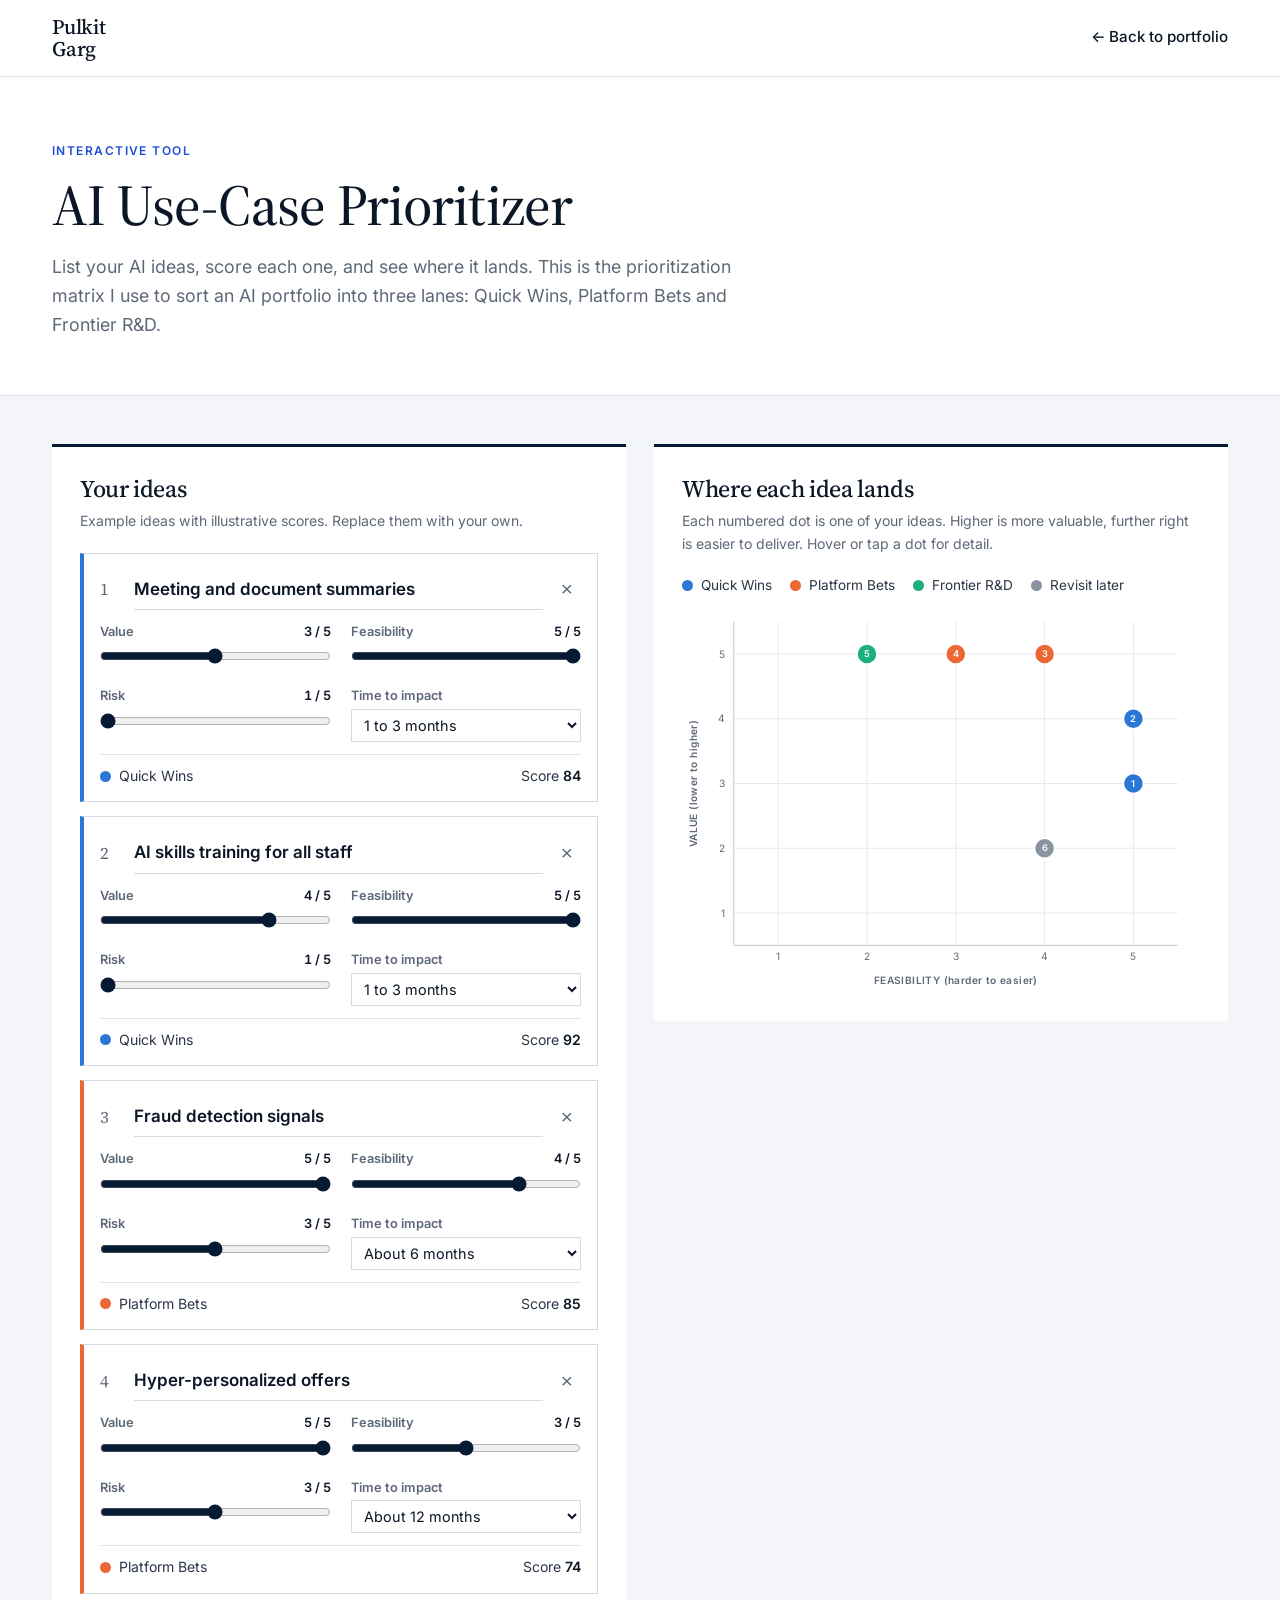
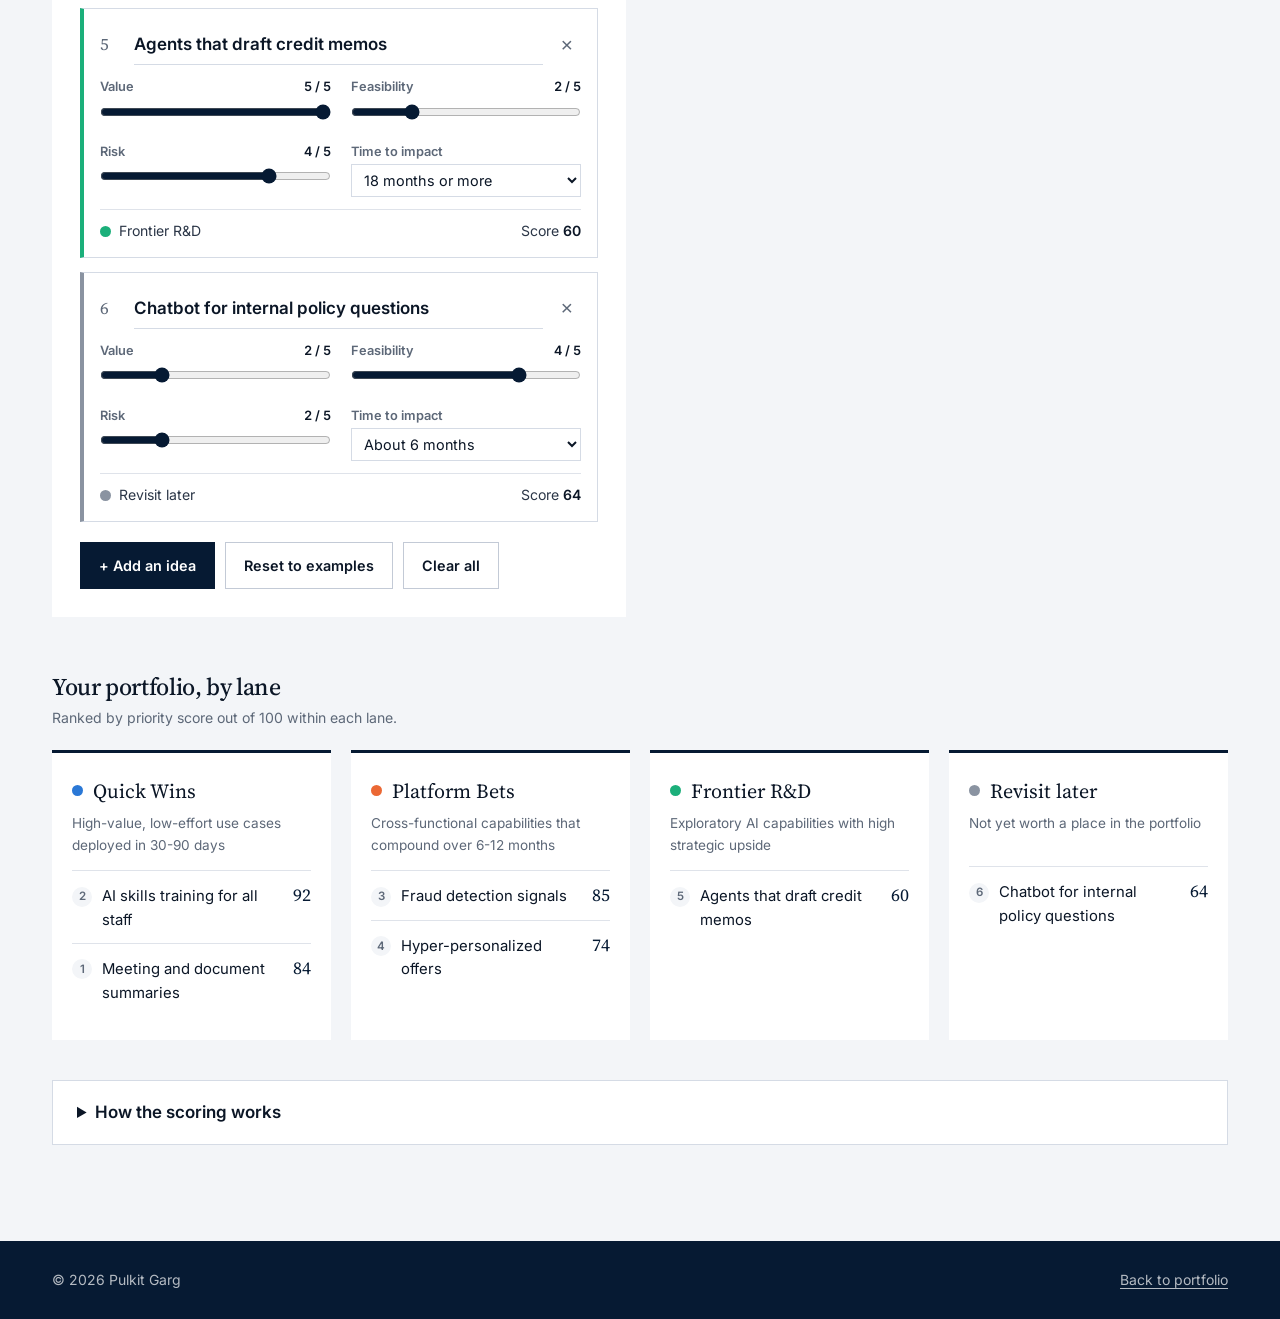
<file: prioritizer.html>
<!DOCTYPE html>
<html lang="en">
<head>
    <meta charset="UTF-8">
    <meta name="viewport" content="width=device-width, initial-scale=1.0">
    <title>AI Use-Case Prioritizer | Pulkit Garg</title>
    <meta name="description" content="Score AI ideas on value, feasibility, risk and time to impact, and sort them into Quick Wins, Platform Bets and Frontier R&D.">
    <link rel="preconnect" href="https://fonts.googleapis.com">
    <link rel="preconnect" href="https://fonts.gstatic.com" crossorigin>
    <link href="https://fonts.googleapis.com/css2?family=Inter:wght@400;500;600&family=Source+Serif+4:opsz,wght@8..60,400;8..60,500;8..60,600&display=swap" rel="stylesheet">
    <link rel="stylesheet" href="style.css">
    <link rel="stylesheet" href="prioritizer.css">
    <link rel="icon" type="image/svg+xml" href="data:image/svg+xml,<svg xmlns='http://www.w3.org/2000/svg' viewBox='0 0 100 100'><rect width='100' height='100' fill='%23061a33'/><text x='50' y='68' font-size='52' font-family='Georgia,serif' fill='white' text-anchor='middle'>PG</text></svg>">
</head>
<body class="tool-page">
    <a class="skip-link" href="#main">Skip to content</a>

    <header class="site-header solid tool-header">
        <div class="container header-inner">
            <a href="index.html" class="wordmark" aria-label="Pulkit Garg, home">
                <span>Pulkit</span>
                <span>Garg</span>
            </a>
            <a href="index.html#capabilities" class="back-link"><span aria-hidden="true">&larr;</span> Back to portfolio</a>
        </div>
    </header>

    <main id="main">
        <section class="tool-intro">
            <div class="container">
                <p class="eyebrow">Interactive tool</p>
                <h1>AI Use-Case Prioritizer</h1>
                <p class="section-intro">List your AI ideas, score each one, and see where it lands. This is the prioritization matrix I use to sort an AI portfolio into three lanes: Quick Wins, Platform Bets and Frontier R&D.</p>
            </div>
        </section>

        <section class="tool-body">
            <div class="container tool-grid">

                <div class="panel" aria-labelledby="ideas-title">
                    <div class="panel-head">
                        <h2 id="ideas-title">Your ideas</h2>
                        <p class="panel-note" id="example-note">Example ideas with illustrative scores. Replace them with your own.</p>
                    </div>
                    <div id="ideas" class="ideas"></div>
                    <div class="panel-actions">
                        <button type="button" class="tbtn tbtn-primary" id="add-idea">+ Add an idea</button>
                        <button type="button" class="tbtn" id="reset-ideas">Reset to examples</button>
                        <button type="button" class="tbtn" id="clear-ideas">Clear all</button>
                    </div>
                    <p class="panel-note" id="limit-note" hidden>You have reached the limit of 12 ideas.</p>
                </div>

                <div class="panel" aria-labelledby="map-title">
                    <div class="panel-head">
                        <h2 id="map-title">Where each idea lands</h2>
                        <p class="panel-note">Each numbered dot is one of your ideas. Higher is more valuable, further right is easier to deliver. Hover or tap a dot for detail.</p>
                    </div>
                    <ul class="legend" aria-label="Lanes">
                        <li><span class="swatch lane-quick"></span>Quick Wins</li>
                        <li><span class="swatch lane-platform"></span>Platform Bets</li>
                        <li><span class="swatch lane-frontier"></span>Frontier R&D</li>
                        <li><span class="swatch lane-revisit"></span>Revisit later</li>
                    </ul>
                    <div class="chart-wrap">
                        <svg id="chart" viewBox="0 0 560 420" role="img" aria-labelledby="map-title"></svg>
                        <div id="tip" class="tip" hidden></div>
                    </div>
                </div>

            </div>

            <div class="container">
                <div class="lanes-head">
                    <h2>Your portfolio, by lane</h2>
                    <p class="panel-note">Ranked by priority score out of 100 within each lane.</p>
                </div>
                <div class="lanes" id="lanes">
                    <div class="lane-col" data-lane="quick">
                        <p class="lane-title"><span class="swatch lane-quick"></span>Quick Wins</p>
                        <p class="lane-desc">High-value, low-effort use cases deployed in 30-90 days</p>
                        <ol class="lane-list"></ol>
                    </div>
                    <div class="lane-col" data-lane="platform">
                        <p class="lane-title"><span class="swatch lane-platform"></span>Platform Bets</p>
                        <p class="lane-desc">Cross-functional capabilities that compound over 6-12 months</p>
                        <ol class="lane-list"></ol>
                    </div>
                    <div class="lane-col" data-lane="frontier">
                        <p class="lane-title"><span class="swatch lane-frontier"></span>Frontier R&D</p>
                        <p class="lane-desc">Exploratory AI capabilities with high strategic upside</p>
                        <ol class="lane-list"></ol>
                    </div>
                    <div class="lane-col" data-lane="revisit">
                        <p class="lane-title"><span class="swatch lane-revisit"></span>Revisit later</p>
                        <p class="lane-desc">Not yet worth a place in the portfolio</p>
                        <ol class="lane-list"></ol>
                    </div>
                </div>

                <details class="how">
                    <summary>How the scoring works</summary>
                    <div class="how-body">
                        <div>
                            <h3>Priority score</h3>
                            <p>Each idea gets a score out of 100, built from four inputs:</p>
                            <ul>
                                <li><strong>Value</strong> counts for 40%</li>
                                <li><strong>Feasibility</strong> counts for 25%</li>
                                <li><strong>Time to impact</strong> counts for 20% (faster scores higher)</li>
                                <li><strong>Risk</strong> counts for 15% (lower risk scores higher)</li>
                            </ul>
                        </div>
                        <div>
                            <h3>Lane rules</h3>
                            <ul>
                                <li><strong>Quick Win:</strong> live within 3 months, feasibility of 4 or more, value of 3 or more</li>
                                <li><strong>Platform Bet:</strong> value of 4 or more, feasibility of 3 or more, live within 12 months</li>
                                <li><strong>Frontier R&D:</strong> value of 4 or more, but hard to deliver or more than a year out</li>
                                <li><strong>Revisit later:</strong> everything else</li>
                            </ul>
                        </div>
                        <p class="panel-note">The weights are a starting point. In a real portfolio they are agreed with the sponsor before any idea is scored. Your entries stay in this browser and are not sent anywhere.</p>
                    </div>
                </details>
            </div>
        </section>
    </main>

    <footer class="footer">
        <div class="container footer-inner">
            <p>&copy; 2026 Pulkit Garg</p>
            <p><a href="index.html">Back to portfolio</a></p>
        </div>
    </footer>

    <script src="prioritizer.js"></script>
</body>
</html>
</file>
<file: style.css>
/* ============================================
   PG Portfolio - Editorial consulting style, v3
   ============================================ */

:root {
    --navy: #061a33;
    --navy-2: #0d2b52;
    --ink: #0b1626;
    --text: #2b3647;
    --muted: #5d6878;
    --line: #dfe3ea;
    --tint: #f3f5f8;
    --paper: #ffffff;
    --accent: #1f4fd8;
    --accent-light: #7fb2ff;
    --cyan: #5ee0ff;
    --serif: 'Source Serif 4', 'Iowan Old Style', Georgia, 'Times New Roman', serif;
    --sans: 'Inter', -apple-system, BlinkMacSystemFont, 'Segoe UI', Roboto, sans-serif;
    --header-h: 76px;
}

*, *::before, *::after { box-sizing: border-box; margin: 0; padding: 0; }
html { scroll-behavior: smooth; scroll-padding-top: calc(var(--header-h) + 16px); }
body {
    font-family: var(--sans);
    background: var(--paper);
    color: var(--text);
    font-size: 17px;
    line-height: 1.6;
    -webkit-font-smoothing: antialiased;
}
a { color: inherit; text-decoration: none; }
ul, ol { list-style: none; }
img { max-width: 100%; height: auto; display: block; }
h1, h2, h3 { font-family: var(--serif); color: var(--ink); font-weight: 500; letter-spacing: -0.015em; text-wrap: balance; }
h4 { font-family: var(--sans); color: var(--ink); font-weight: 600; font-size: 1rem; line-height: 1.35; }
:focus-visible { outline: 2px solid var(--accent); outline-offset: 3px; }

.container { max-width: 1240px; margin: 0 auto; padding: 0 32px; }

.skip-link {
    position: absolute; left: 16px; top: -60px; z-index: 200;
    background: var(--navy); color: #fff; padding: 10px 16px;
}
.skip-link:focus { top: 12px; }

/* Shared type bits */
.eyebrow, .kicker, .label, .plan-days, .mini-tag, .tl-date {
    font-family: var(--sans);
    font-size: 0.75rem;
    font-weight: 600;
    letter-spacing: 0.12em;
    text-transform: uppercase;
}
.eyebrow { color: var(--accent); margin-bottom: 14px; }
.eyebrow-light { color: var(--cyan); }
.kicker { color: var(--muted); margin-bottom: 10px; }
.label { display: block; color: var(--muted); margin-bottom: 10px; }
.num { font-family: var(--serif); font-size: 1.125rem; color: var(--accent); font-variant-numeric: tabular-nums; }

/* Buttons */
.btn {
    display: inline-flex; align-items: center; gap: 10px;
    padding: 15px 28px;
    font-size: 0.95rem; font-weight: 600;
    border: 1px solid transparent;
    transition: background-color .2s, color .2s, border-color .2s;
}
.btn svg { width: 18px; height: 18px; }
.btn-light { background: #fff; color: var(--navy); }
.btn-light:hover { background: var(--cyan); }
.btn-ghost { border-color: rgba(255,255,255,.5); color: #fff; }
.btn-ghost:hover { border-color: #fff; background: rgba(255,255,255,.1); }

/* ============================================
   Header (clear over the hero, white once scrolled)
   ============================================ */
.site-header {
    position: fixed; top: 0; left: 0; right: 0; z-index: 100;
    color: #fff;
    border-bottom: 1px solid rgba(255,255,255,.16);
    transition: background-color .25s, color .25s, border-color .25s;
}
.site-header.solid { background: var(--paper); color: var(--ink); border-bottom-color: var(--line); }
.header-inner { display: flex; align-items: center; justify-content: space-between; height: var(--header-h); }
.wordmark {
    font-family: var(--serif); font-weight: 500;
    font-size: 1.3rem; line-height: 1.05; letter-spacing: -0.01em;
    display: flex; flex-direction: column;
}
.site-nav { display: flex; align-items: center; gap: 34px; }
.site-nav a {
    font-size: 0.95rem; font-weight: 500;
    padding: 6px 0; border-bottom: 2px solid transparent;
    transition: border-color .2s, color .2s;
}
.site-nav a:hover, .site-nav a.active { border-bottom-color: currentColor; }
.site-header.solid .site-nav a:hover, .site-header.solid .site-nav a.active { color: var(--accent); border-bottom-color: var(--accent); }
.site-nav .nav-cta { background: #fff; color: var(--navy); padding: 10px 22px; border: 0; }
.site-header.solid .site-nav .nav-cta { background: var(--navy); color: #fff; }
.site-header .site-nav .nav-cta:hover, .site-header.solid .site-nav .nav-cta:hover { background: var(--accent); color: #fff; }
.nav-toggle { display: none; background: none; border: 0; padding: 12px 8px; cursor: pointer; color: inherit; }
.nav-toggle span { display: block; width: 24px; height: 2px; background: currentColor; margin: 5px 0; transition: transform .2s, opacity .2s; }
.nav-toggle.active span:nth-child(1) { transform: translateY(7px) rotate(45deg); }
.nav-toggle.active span:nth-child(2) { opacity: 0; }
.nav-toggle.active span:nth-child(3) { transform: translateY(-7px) rotate(-45deg); }

/* ============================================
   Hero
   ============================================ */
.hero {
    position: relative; isolation: isolate;
    min-height: min(100vh, 940px);
    display: flex; flex-direction: column; justify-content: flex-end;
    background: var(--navy); color: #fff; overflow: hidden;
}
.hero-bg { position: absolute; inset: 0; width: 100%; height: 100%; object-fit: cover; object-position: 50% 60%; z-index: -2; }
.hero::after {
    content: ''; position: absolute; inset: 0; z-index: -1;
    background:
        linear-gradient(90deg, rgba(4,16,34,.92) 0%, rgba(4,16,34,.6) 55%, rgba(4,16,34,.15) 100%),
        linear-gradient(0deg, rgba(4,16,34,.9) 0%, rgba(4,16,34,0) 45%);
}
.hero > .container { width: 100%; }
.hero-inner { padding-top: calc(var(--header-h) + 72px); padding-bottom: 56px; }
.hero h1 {
    color: #fff; max-width: 15em;
    font-size: clamp(2.5rem, 6.2vw, 5.2rem);
    line-height: 1.04;
    font-weight: 400;
    margin-bottom: 36px;
}
.hero h1 em { font-style: italic; color: var(--cyan); }
.hero-byline { display: flex; align-items: center; gap: 16px; margin-bottom: 36px; max-width: 560px; }
.hero-byline img { width: 60px; height: 60px; border-radius: 50%; object-fit: cover; border: 2px solid rgba(255,255,255,.7); flex-shrink: 0; }
.hero-byline p { color: rgba(255,255,255,.82); font-size: 0.98rem; line-height: 1.45; }
.hero-byline strong { color: #fff; font-weight: 600; font-size: 1.05rem; }
.hero-cta { display: flex; flex-wrap: wrap; gap: 14px; }
.stats {
    display: grid; grid-template-columns: repeat(4, 1fr);
    border-top: 1px solid rgba(255,255,255,.28);
}
.stat { padding: 26px 24px 36px 0; }
.stat + .stat { padding-left: 24px; border-left: 1px solid rgba(255,255,255,.28); }
.stat dt { font-family: var(--serif); font-size: clamp(2rem, 3.6vw, 3rem); line-height: 1.1; }
.stat dd { color: rgba(255,255,255,.78); font-size: 0.88rem; margin-top: 6px; max-width: 24ch; }

/* ============================================
   Sections
   ============================================ */
.section { padding: 104px 0; }
.section-tint { background: var(--tint); }
.section-dark { background: var(--navy); color: rgba(255,255,255,.82); }
.section-dark h2, .section-dark h3 { color: #fff; }
.section-head { max-width: 780px; margin-bottom: 56px; }
.section-head h2 { font-size: clamp(2.1rem, 4.4vw, 3.4rem); line-height: 1.08; }
.section-intro { margin-top: 18px; font-size: 1.12rem; color: var(--muted); }
.sub-head { font-size: 1.5rem; margin: 56px 0 20px; }
.sub-head:first-child { margin-top: 0; }

/* Featured insights: photo cards */
.insights-grid { display: grid; grid-template-columns: repeat(6, 1fr); gap: 24px; }
.insight { position: relative; display: flex; flex-direction: column; color: var(--text); grid-column: span 2; }
.insight img { width: 100%; height: 100%; object-fit: cover; transition: transform .7s cubic-bezier(.2,.6,.2,1); }
.insight:hover img { transform: scale(1.06); }
.insight-img { aspect-ratio: 16 / 10; overflow: hidden; background: var(--navy); }
.insight-body { padding-top: 20px; }
.insight h3 { font-size: 1.4rem; line-height: 1.2; margin-bottom: 12px; transition: color .2s; }
.insight:hover h3 { color: var(--accent); }
.read-more { font-weight: 600; font-size: 0.9rem; color: var(--accent); }
.read-more span { display: inline-block; transition: transform .2s; }
.insight:hover .read-more span { transform: translateX(5px); }

/* Bottom row: two wide cards */
.insights-grid > .insight:not(.insight-lead):not(.insight-tall) { grid-column: span 3; }

/* Photo-overlay cards (lead + two tall) */
.insight-lead, .insight-tall { overflow: hidden; background: var(--navy); color: #fff; justify-content: flex-end; isolation: isolate; }
.insight-lead { grid-column: span 4; grid-row: span 2; min-height: 640px; }
.insight-tall { grid-column: span 2; min-height: 308px; }
.insight-wide { grid-column: span 3; min-height: 340px; }
.insight-lead > img, .insight-tall > img { position: absolute; inset: 0; z-index: -2; }
.insight-lead::after, .insight-tall::after {
    content: ''; position: absolute; inset: 0; z-index: -1;
    background: linear-gradient(0deg, rgba(4,16,34,.94) 0%, rgba(4,16,34,.55) 45%, rgba(4,16,34,.05) 100%);
}
.insight-tall::after { background: linear-gradient(0deg, rgba(4,16,34,.96) 0%, rgba(4,16,34,.84) 65%, rgba(4,16,34,.4) 100%); }
.insight-wide::after { background: linear-gradient(0deg, rgba(4,16,34,.95) 0%, rgba(4,16,34,.72) 50%, rgba(4,16,34,.2) 100%); }
.insight-lead .insight-body, .insight-tall .insight-body { padding: 28px; }
.insight-lead .insight-body { padding: 40px; max-width: 640px; }
.insight-lead h3, .insight-tall h3, .insight-lead:hover h3, .insight-tall:hover h3 { color: #fff; }
.insight-lead h3 { font-size: clamp(1.8rem, 3.2vw, 2.7rem); line-height: 1.1; }
.insight-lead p:not(.kicker) { font-size: 1.08rem; color: rgba(255,255,255,.85); margin-bottom: 20px; }
.insight-lead .kicker, .insight-tall .kicker { color: var(--cyan); }
.insight-lead .read-more, .insight-tall .read-more { color: #fff; }

/* Number-first cards + type and reading time */
.impact { display: flex; flex-wrap: wrap; align-items: baseline; gap: 4px 12px; margin-bottom: 12px; }
.impact strong { font-family: var(--serif); font-weight: 500; font-size: clamp(2.1rem, 3.2vw, 2.9rem); line-height: 1; color: var(--navy); letter-spacing: -0.02em; }
.impact span { font-size: 0.92rem; font-weight: 500; color: var(--muted); }
.insight-lead .impact strong, .insight-tall .impact strong { color: #fff; }
.insight-lead .impact span, .insight-tall .impact span { color: rgba(255,255,255,.82); }
.insight-lead .impact strong { font-size: clamp(3rem, 5.4vw, 4.6rem); }
.insight-lead .impact { margin-bottom: 18px; }
.card-meta { display: flex; gap: 10px; font-size: 0.82rem; color: var(--muted); margin-bottom: 12px; }
.card-meta span:first-child { font-weight: 600; color: var(--ink); }
.card-meta span + span { padding-left: 10px; border-left: 1px solid currentColor; }
.insight-lead .card-meta, .insight-tall .card-meta { color: rgba(255,255,255,.75); }
.insight-lead .card-meta span:first-child, .insight-tall .card-meta span:first-child { color: #fff; }
.insight:not(.insight-lead):not(.insight-tall) h3 { font-size: 1.3rem; }
.insight-tall h3 { font-size: 1.25rem; margin-bottom: 10px; }

/* Statement */
.statement { background: var(--paper); padding: 104px 0 96px; border-top: 1px solid var(--line); }
.statement-text {
    font-family: var(--serif); color: var(--ink);
    font-size: clamp(1.6rem, 3.3vw, 2.7rem); line-height: 1.22; letter-spacing: -0.015em;
    max-width: 24em; margin-bottom: 64px; text-wrap: balance;
}
.approach { display: grid; grid-template-columns: repeat(3, 1fr); gap: 0; border-top: 3px solid var(--navy); }
.approach-item { padding: 28px 32px 8px 0; }
.approach-item + .approach-item { padding-left: 32px; border-left: 1px solid var(--line); }
.approach-item h3 { font-size: 1.45rem; margin: 10px 0 10px; }
.approach-item p, .toolkit p { color: var(--muted); font-size: 0.97rem; }

/* Capabilities */
.pillars { display: grid; grid-template-columns: repeat(4, 1fr); gap: 0; background: var(--paper); border-top: 3px solid var(--navy); }
.pillar { padding: 32px 28px 36px; transition: background-color .25s; }
.pillar:hover { background: #eaf1ff; }
.pillar + .pillar { border-left: 1px solid var(--line); }
.pillar h3 { font-size: 1.4rem; line-height: 1.2; margin: 14px 0 20px; min-height: 2.4em; }
.pillar li { padding: 10px 0; border-top: 1px solid var(--line); font-size: 0.95rem; }

.split { display: grid; grid-template-columns: 1fr 2fr; gap: 48px; margin-top: 80px; padding-top: 40px; border-top: 1px solid #cfd5de; }
.split-head h3 { font-size: 2rem; line-height: 1.15; }
.toolkit { display: grid; grid-template-columns: 1fr 1fr; gap: 0 40px; }
.toolkit li { display: grid; grid-template-columns: 48px 1fr; padding: 20px 0; border-top: 1px solid #cfd5de; }
.toolkit li:nth-child(-n+2) { border-top: 0; padding-top: 0; }
.toolkit h4 { font-size: 1.08rem; margin-bottom: 4px; }

/* ============================================
   Cases (open in place under the cards)
   ============================================ */
.case { margin-top: 72px; border-top: 3px solid var(--navy); scroll-margin-top: calc(var(--header-h) + 16px); }
.js .case { display: none; margin-top: 56px; }
.js .case.active { display: block; animation: caseIn .45s ease both; }
@keyframes caseIn { from { opacity: 0; transform: translateY(14px); } to { opacity: 1; transform: none; } }

.case-top { display: flex; align-items: flex-start; justify-content: space-between; gap: 24px; padding-top: 32px; }
.case-top .kicker { color: var(--accent); }
.case-top h3 { font-size: clamp(1.9rem, 3.8vw, 3rem); line-height: 1.08; max-width: 18em; }
.case-close {
    display: none; flex-shrink: 0; align-items: center; gap: 8px;
    font: inherit; font-size: 0.9rem; font-weight: 600; color: var(--ink);
    background: none; border: 1px solid #c3cad6; padding: 10px 16px; cursor: pointer;
    transition: background-color .2s, color .2s, border-color .2s;
}
.js .case-close { display: inline-flex; }
.case-close span { font-size: 1.2rem; line-height: 1; }
.case-close:hover { background: var(--navy); border-color: var(--navy); color: #fff; }
.case-next { margin-top: 48px; padding-top: 24px; border-top: 1px solid var(--line); text-align: right; }
.case-next a { font-weight: 600; color: var(--accent); }
.case-next a span { display: inline-block; transition: transform .2s; }
.case-next a:hover span { transform: translateX(5px); }

/* the open card is marked */
.insight.is-open { outline: 3px solid var(--accent); outline-offset: 4px; }

.case-grid { display: grid; grid-template-columns: 1fr 2fr; gap: 56px; padding-top: 48px; }
.case-lede { font-family: var(--serif); font-size: 1.3rem; line-height: 1.4; color: var(--ink); }
.case-lede .label { font-family: var(--sans); }
.case-side .metrics { margin-top: 36px; }
.case-body > * + * { margin-top: 36px; }
.case-block > p { max-width: 68ch; }
.case-block > p + p { margin-top: 14px; }
.metrics { display: grid; gap: 24px; }
.metric { border-top: 2px solid var(--accent); padding-top: 14px; }
.metric-value { display: block; font-family: var(--serif); font-size: clamp(2rem, 3.2vw, 2.8rem); line-height: 1.1; color: var(--navy); }
.metric-label { display: block; margin-top: 6px; color: var(--muted); font-size: 0.92rem; }
.cards-3 { display: grid; grid-template-columns: repeat(3, 1fr); gap: 16px; }
.cards-4 { display: grid; grid-template-columns: repeat(4, 1fr); gap: 16px; }
.mini { background: var(--tint); padding: 22px 20px; border-top: 2px solid var(--navy); }
.mini-tag { display: block; color: var(--accent); margin-bottom: 8px; }
.mini h4 { margin-bottom: 8px; }
.mini p { font-size: 0.92rem; color: var(--muted); }
.facts li { padding: 14px 0; border-top: 1px solid var(--line); font-size: 0.97rem; max-width: 72ch; }
.facts li:last-child { border-bottom: 1px solid var(--line); }
.facts strong { color: var(--ink); font-weight: 600; }
.chips { display: flex; flex-wrap: wrap; gap: 10px; }
.chips li { border: 1px solid #c3cad6; padding: 7px 14px; font-size: 0.88rem; color: var(--ink); }
.case-note { font-size: 0.9rem; color: var(--muted); font-style: italic; }
.refs .ref {
    display: flex; justify-content: space-between; align-items: baseline; gap: 24px;
    padding: 14px 0; border-top: 1px solid var(--line);
}
.refs .ref:last-child { border-bottom: 1px solid var(--line); }
.ref-title { font-weight: 500; color: var(--ink); transition: color .2s; }
.ref:hover .ref-title { color: var(--accent); text-decoration: underline; text-underline-offset: 3px; }
.ref-source { flex-shrink: 0; font-size: 0.85rem; color: var(--muted); }

/* ============================================
   Insights: reports, method, tool callout
   ============================================ */
.reports { display: grid; grid-template-columns: repeat(5, 1fr); gap: 28px 24px; }
.report { display: flex; flex-direction: column; color: var(--text); min-width: 0; }
.report-cover { aspect-ratio: 17 / 22; overflow: hidden; background: var(--navy); box-shadow: 0 14px 30px -18px rgba(6,26,51,.55); }
.report-cover img { width: 100%; height: 100%; object-fit: cover; transition: transform .6s cubic-bezier(.2,.6,.2,1); }
.report:hover .report-cover img { transform: scale(1.04); }
.report-body { padding-top: 18px; display: flex; flex-direction: column; flex: 1; }
.report h3 { font-size: 1.3rem; line-height: 1.18; margin-bottom: 8px; transition: color .2s; }
.report:hover h3 { color: var(--accent); }
.report-deck { font-size: 0.92rem; color: var(--muted); margin-bottom: 14px; flex: 1; }
.report .read-more span { display: inline-block; transition: transform .2s; }
.report:hover .read-more span { transform: translate(3px, -3px); }

.method-note { margin-top: 14px; color: var(--muted); font-size: 0.97rem; }
.steps li { display: grid; grid-template-columns: 48px 1fr; padding: 18px 0; border-top: 1px solid #cfd5de; }
.steps li:first-child { border-top: 0; padding-top: 0; }
.steps h4 { font-size: 1.08rem; margin-bottom: 4px; }
.steps p { color: var(--muted); font-size: 0.97rem; }
.disclaimer { margin-top: 48px; font-size: 0.85rem; color: var(--muted); max-width: 80ch; }

.tool-callout {
    display: flex; flex-wrap: wrap; align-items: center; justify-content: space-between; gap: 24px 48px;
    margin-top: 72px; padding: 40px 44px; background: var(--navy); color: rgba(255,255,255,.84);
    transition: background-color .25s;
}
.tool-callout:hover { background: var(--navy-2); }
.tool-callout > div { max-width: 62ch; min-width: 0; }
.tool-callout h3 { color: #fff; font-size: clamp(1.6rem, 3vw, 2.2rem); margin-bottom: 10px; }
.tool-callout .btn { flex-shrink: 0; }

/* 90-day plan */
.plan { display: grid; grid-template-columns: repeat(3, 1fr); gap: 0; }
.plan > li { position: relative; padding: 36px 32px 0 0; border-top: 1px solid rgba(255,255,255,.3); }
.plan > li::before {
    content: ''; position: absolute; top: -6px; left: 0;
    width: 11px; height: 11px; border-radius: 50%; background: var(--cyan);
    box-shadow: 0 0 0 5px rgba(94,224,255,.18);
}
.plan-days { color: var(--cyan); }
.plan h3 { font-size: 1.8rem; margin: 10px 0 18px; }
.plan ul li { position: relative; padding: 8px 0 8px 20px; font-size: 0.98rem; }
.plan ul li::before { content: ''; position: absolute; left: 0; top: 19px; width: 10px; height: 1px; background: var(--cyan); }

/* About */
.about { display: grid; grid-template-columns: 1fr 2fr; gap: 56px; align-items: start; }
.about-card { position: sticky; top: calc(var(--header-h) + 24px); }
.about-card img { width: 100%; max-width: 340px; aspect-ratio: 1; object-fit: cover; margin-bottom: 20px; }
.about-name { font-family: var(--serif); font-size: 1.7rem; color: var(--ink); line-height: 1.2; }
.about-role { color: var(--text); margin-top: 6px; font-size: 0.97rem; max-width: 34ch; }
.about-org { color: var(--muted); margin-top: 4px; font-size: 0.92rem; }
.proof { margin-top: 24px; padding: 20px; background: var(--tint); border-left: 3px solid var(--accent); font-size: 0.95rem; max-width: 340px; }
.timeline li { display: grid; grid-template-columns: 170px 1fr; gap: 24px; padding: 22px 0; border-top: 1px solid var(--line); }
.timeline li:first-child { border-top: 3px solid var(--navy); }
.tl-date { color: var(--accent); padding-top: 4px; letter-spacing: 0.06em; }
.timeline h4 { font-size: 1.08rem; margin-bottom: 6px; }
.timeline p, .exp p { font-size: 0.96rem; }
.experience { display: grid; grid-template-columns: repeat(2, 1fr); gap: 0 40px; }
.exp { padding: 22px 0; border-top: 1px solid var(--line); }
.exp:nth-child(-n+2) { border-top: 3px solid var(--navy); }
.exp h4 { font-size: 1.08rem; margin-bottom: 8px; }

/* Connect */
.connect { position: relative; isolation: isolate; overflow: hidden; background: var(--navy-2); color: #fff; padding: 120px 0; }
.connect-bg { position: absolute; inset: 0; width: 100%; height: 100%; object-fit: cover; z-index: -2; }
.connect::after { content: ''; position: absolute; inset: 0; z-index: -1; background: linear-gradient(90deg, rgba(4,16,34,.92), rgba(4,16,34,.55)); }
.connect-inner { display: flex; flex-wrap: wrap; align-items: center; justify-content: space-between; gap: 32px; }
.connect h2 { color: #fff; font-size: clamp(2.4rem, 5.5vw, 4rem); line-height: 1.05; }
.connect-role { color: rgba(255,255,255,.8); margin-top: 8px; }
.connect-links { display: flex; flex-wrap: wrap; gap: 14px; }

/* Footer */
.footer { background: var(--navy); color: rgba(255,255,255,.7); font-size: 0.875rem; padding: 28px 0; }
.footer-inner { display: flex; flex-wrap: wrap; justify-content: space-between; gap: 8px 24px; }

/* Reveal (only when JS is on) */
.js .reveal { opacity: 0; transform: translateY(20px); transition: opacity .7s ease, transform .7s ease; }
.js .reveal.visible { opacity: 1; transform: none; }

/* ============================================
   Responsive
   ============================================ */
@media (max-width: 1040px) {
    .site-nav {
        display: none;
        position: absolute; top: var(--header-h); left: 0; right: 0;
        flex-direction: column; align-items: stretch; gap: 0;
        background: var(--paper); color: var(--ink); border-bottom: 1px solid var(--line);
        padding: 8px 32px 24px;
    }
    .site-nav.open { display: flex; }
    .site-nav a, .site-nav a:hover { padding: 14px 0; border-bottom: 1px solid var(--line); }
    .site-nav .nav-cta, .site-header.solid .site-nav .nav-cta { margin-top: 16px; text-align: center; padding: 14px; background: var(--navy); color: #fff; }
    .nav-toggle { display: block; }

    .section { padding: 76px 0; }
    .statement { padding: 76px 0; }
    .insights-grid { grid-template-columns: repeat(2, 1fr); }
    .reports { grid-template-columns: repeat(3, 1fr); }
    .insight, .insight-tall, .insights-grid > .insight:not(.insight-lead):not(.insight-tall) { grid-column: span 1; }
    .insight-lead { grid-column: 1 / -1; grid-row: auto; min-height: 460px; }
    .insight-wide { min-height: 308px; }
    .pillars { grid-template-columns: 1fr 1fr; }
    .pillar:nth-child(3) { border-left: 0; }
    .pillar:nth-child(n+3) { border-top: 1px solid var(--line); }
    .split, .case-grid, .about { grid-template-columns: 1fr; gap: 36px; }
    .case-side .metrics { grid-template-columns: repeat(3, 1fr); }
    .about-card { position: static; }
    .cards-4 { grid-template-columns: 1fr 1fr; }
    .plan { grid-template-columns: 1fr; border-left: 1px solid rgba(255,255,255,.3); }
    .plan > li { border-top: 0; padding: 0 0 36px 28px; }
    .plan > li:last-child { padding-bottom: 0; }
    .plan > li::before { top: 4px; left: -6px; }
    .stats { grid-template-columns: 1fr 1fr; }
    .stat:nth-child(3) { padding-left: 0; border-left: 0; }
    .stat:nth-child(n+3) { border-top: 1px solid rgba(255,255,255,.28); }
}

@media (max-width: 680px) {
    body { font-size: 16px; }
    .container { padding: 0 20px; }
    .site-nav { padding: 8px 20px 24px; }
    .hero > .container { width: 100%; }
.hero-inner { padding-top: calc(var(--header-h) + 48px); padding-bottom: 40px; }
    .hero::after { background: linear-gradient(0deg, rgba(4,16,34,.95) 0%, rgba(4,16,34,.7) 60%, rgba(4,16,34,.45) 100%); }
    .stat, .stat + .stat { padding: 18px 12px 22px 0; }
    .stat:nth-child(even) { padding-left: 16px; }
    .insights-grid, .pillars, .cards-3, .cards-4, .experience, .approach, .toolkit { grid-template-columns: 1fr; }
    .insight-lead { min-height: 440px; }
    .reports { grid-template-columns: 1fr; gap: 0; }
    .report { flex-direction: row; gap: 18px; padding: 20px 0; border-top: 1px solid #cfd5de; }
    .report:first-child { border-top: 0; padding-top: 0; }
    .report-cover { flex: 0 0 104px; align-self: flex-start; }
    .report-body { padding-top: 0; }
    .tool-callout { padding: 28px 24px; margin-top: 56px; }
    .insight-lead .insight-body { padding: 24px; }
    .insight-tall { min-height: 260px; }
    .pillar + .pillar { border-left: 0; border-top: 1px solid var(--line); }
    .pillar h3 { min-height: 0; }
    .approach-item, .approach-item + .approach-item { padding: 24px 0 20px; border-left: 0; }
    .approach-item + .approach-item { border-top: 1px solid var(--line); }
    .toolkit li:nth-child(2) { border-top: 1px solid #cfd5de; padding-top: 20px; }
    .exp:nth-child(2) { border-top: 1px solid var(--line); }
    .case-side .metrics { grid-template-columns: 1fr; }
    .case-top { flex-direction: column-reverse; gap: 16px; }
    .case-close { align-self: flex-end; }
    .timeline li { grid-template-columns: 1fr; gap: 6px; }
    .refs .ref { flex-direction: column; gap: 4px; }
    .split { margin-top: 56px; }
    .connect { padding: 88px 0; }
}

@media (prefers-reduced-motion: reduce) {
    html { scroll-behavior: auto; }
    .js .reveal { opacity: 1; transform: none; transition: none; }
    .js .case.active { animation: none; }
    .insight img, .read-more span { transition: none; }
}
</file>
<file: prioritizer.css>
/* ============================================
   AI Use-Case Prioritizer
   Uses the tokens from style.css
   ============================================ */

:root {
    /* lane colours: fixed order, checked for colour-blind separation */
    --lane-quick: #2a78d6;
    --lane-platform: #eb6834;
    --lane-frontier: #1baf7a;
    --lane-revisit: #8a93a1;
    --chart-grid: #e3e7ee;
    --panel-line: #d5dbe5;
}

.tool-page { background: var(--tint); }
.tool-header { position: sticky; }
.back-link { font-size: 0.95rem; font-weight: 500; color: var(--ink); padding: 8px 0; border-bottom: 2px solid transparent; transition: color .2s, border-color .2s; }
.back-link:hover { color: var(--accent); border-bottom-color: var(--accent); }

.tool-intro { background: var(--paper); padding: 64px 0 56px; border-bottom: 1px solid var(--line); }
.tool-intro h1 { font-size: clamp(2.2rem, 5vw, 3.6rem); line-height: 1.06; }
.tool-intro .section-intro { max-width: 62ch; }

.tool-body { padding: 48px 0 96px; }
.tool-grid { display: grid; grid-template-columns: minmax(0, 1fr) minmax(0, 1fr); gap: 28px; align-items: start; }

.panel { background: var(--paper); border-top: 3px solid var(--navy); padding: 28px; min-width: 0; }
.panel-head { margin-bottom: 20px; }
.panel h2, .lanes-head h2 { font-size: 1.5rem; line-height: 1.2; }
.panel-note { font-size: 0.88rem; color: var(--muted); margin-top: 6px; }

/* Idea editor */
.ideas { display: grid; gap: 14px; }
.idea { border: 1px solid var(--panel-line); padding: 16px 16px 14px; border-left-width: 4px; }
.idea[data-lane="quick"] { border-left-color: var(--lane-quick); }
.idea[data-lane="platform"] { border-left-color: var(--lane-platform); }
.idea[data-lane="frontier"] { border-left-color: var(--lane-frontier); }
.idea[data-lane="revisit"] { border-left-color: var(--lane-revisit); }
.idea-top { display: flex; gap: 10px; align-items: center; margin-bottom: 12px; }
.idea-num { font-family: var(--serif); color: var(--muted); font-variant-numeric: tabular-nums; min-width: 1.4em; }
.idea-name {
    flex: 1; min-width: 0; font: inherit; font-weight: 600; color: var(--ink);
    border: 0; border-bottom: 1px solid var(--panel-line); padding: 6px 0; background: transparent;
}
.idea-name:focus { outline: none; border-bottom-color: var(--accent); }
.idea-remove { background: none; border: 0; font-size: 1.3rem; line-height: 1; color: var(--muted); cursor: pointer; padding: 6px 8px; }
.idea-remove:hover { color: var(--ink); }
.idea-fields { display: grid; grid-template-columns: 1fr 1fr; gap: 10px 20px; }
.field label { display: flex; justify-content: space-between; font-size: 0.8rem; font-weight: 600; color: var(--muted); margin-bottom: 2px; }
.field output { color: var(--ink); font-variant-numeric: tabular-nums; }
.field input[type="range"] { width: 100%; accent-color: var(--navy); margin: 0; height: 24px; }
.field select { width: 100%; font: inherit; font-size: 0.9rem; padding: 6px 8px; border: 1px solid var(--panel-line); background: var(--paper); color: var(--ink); }
.idea-result { display: flex; justify-content: space-between; align-items: center; margin-top: 12px; padding-top: 10px; border-top: 1px solid var(--line); font-size: 0.88rem; color: var(--text); }
.idea-result strong { color: var(--ink); font-weight: 600; }
.lane-tag { display: inline-flex; align-items: center; gap: 8px; }

.panel-actions { display: flex; flex-wrap: wrap; gap: 10px; margin-top: 20px; }
.tbtn { font: inherit; font-size: 0.9rem; font-weight: 600; padding: 11px 18px; border: 1px solid #c3cad6; background: var(--paper); color: var(--ink); cursor: pointer; transition: background-color .2s, color .2s, border-color .2s; }
.tbtn:hover { border-color: var(--navy); }
.tbtn-primary { background: var(--navy); border-color: var(--navy); color: #fff; }
.tbtn-primary:hover { background: var(--accent); border-color: var(--accent); }
.tbtn:disabled { opacity: .45; cursor: not-allowed; }

/* Legend and swatches */
.legend { display: flex; flex-wrap: wrap; gap: 6px 18px; margin-bottom: 8px; font-size: 0.85rem; color: var(--text); }
.legend li { display: inline-flex; align-items: center; gap: 8px; }
.swatch { width: 11px; height: 11px; border-radius: 50%; display: inline-block; flex-shrink: 0; }
.lane-quick { background: var(--lane-quick); }
.lane-platform { background: var(--lane-platform); }
.lane-frontier { background: var(--lane-frontier); }
.lane-revisit { background: var(--lane-revisit); }

/* Chart */
.chart-wrap { position: relative; }
#chart { width: 100%; height: auto; display: block; overflow: visible; }
#chart .grid { stroke: var(--chart-grid); stroke-width: 1; }
#chart .axis { stroke: #b9c1cd; stroke-width: 1; }
#chart .tick, #chart .axis-title { font-family: var(--sans); font-size: 11px; fill: var(--muted); }
#chart .axis-title { font-weight: 600; letter-spacing: .04em; }
#chart .dot { stroke: var(--paper); stroke-width: 2; transition: r .15s; }
#chart .hit { fill: transparent; cursor: pointer; }
#chart .hit:focus { outline: none; }
#chart g.pt:hover .dot, #chart g.pt.is-focus .dot { stroke: var(--ink); }
#chart .dot-label { pointer-events: none; font-family: var(--sans); font-size: 11.5px; fill: var(--ink); paint-order: stroke; stroke: var(--paper); stroke-width: 3px; stroke-linejoin: round; }
#chart .dot-num { font-family: var(--sans); font-size: 10px; font-weight: 600; fill: #fff; pointer-events: none; }
#chart .empty { font-family: var(--sans); font-size: 14px; fill: var(--muted); }
.tip {
    position: absolute; z-index: 5; pointer-events: none; min-width: 190px; max-width: 240px;
    background: var(--navy); color: rgba(255,255,255,.85); padding: 12px 14px; font-size: 0.82rem; line-height: 1.5;
    box-shadow: 0 10px 24px -10px rgba(6,26,51,.5);
}
.tip strong { display: block; color: #fff; font-size: 0.92rem; margin-bottom: 4px; }
.tip .tip-score { color: #fff; font-weight: 600; }

/* Lanes */
.lanes-head { margin: 56px 0 20px; }
.lanes { display: grid; grid-template-columns: repeat(4, minmax(0, 1fr)); gap: 20px; }
.lane-col { background: var(--paper); padding: 22px 20px 24px; border-top: 3px solid var(--navy); }
.lane-title { display: flex; align-items: center; gap: 10px; font-family: var(--serif); font-size: 1.25rem; color: var(--ink); }
.lane-desc { font-size: 0.85rem; color: var(--muted); margin: 6px 0 14px; min-height: 2.9em; }
.lane-list li { display: flex; justify-content: space-between; align-items: baseline; gap: 12px; padding: 10px 0; border-top: 1px solid var(--line); font-size: 0.93rem; color: var(--ink); }
.lane-list .score { font-family: var(--serif); font-size: 1.1rem; font-variant-numeric: tabular-nums; color: var(--navy); flex-shrink: 0; }
.lane-list .none { color: var(--muted); font-size: 0.88rem; }
.lane-list .lname { min-width: 0; overflow-wrap: anywhere; display: flex; gap: 10px; align-items: baseline; }
.lane-list .lnum { flex-shrink: 0; width: 20px; height: 20px; border-radius: 50%; background: var(--tint); color: var(--muted); font-size: 0.72rem; font-weight: 600; display: inline-flex; align-items: center; justify-content: center; transform: translateY(-1px); }

/* How it works */
.how { margin-top: 40px; background: var(--paper); border: 1px solid var(--panel-line); }
.how summary { cursor: pointer; padding: 18px 24px; font-weight: 600; color: var(--ink); }
.how-body { display: grid; grid-template-columns: 1fr 1fr; gap: 20px 48px; padding: 4px 24px 26px; }
.how-body h3 { font-family: var(--sans); font-size: 1rem; font-weight: 600; margin-bottom: 8px; }
.how-body ul { display: grid; gap: 6px; font-size: 0.93rem; }
.how-body p { font-size: 0.93rem; }
.how-body > .panel-note { grid-column: 1 / -1; margin-top: 0; }
.how-body strong { color: var(--ink); font-weight: 600; }

.footer a { text-decoration: underline; text-underline-offset: 3px; }
.footer a:hover { color: #fff; }

@media (min-width: 1041px) {
    /* keep the map in view while scoring */
    .tool-grid > .panel:last-child { position: sticky; top: calc(var(--header-h) + 20px); }
}
@media (max-width: 1040px) {
    .tool-grid { grid-template-columns: 1fr; }
    .lanes { grid-template-columns: 1fr 1fr; }
    .lane-desc { min-height: 0; }
}
@media (max-width: 680px) {
    .tool-intro { padding: 44px 0 40px; }
    .tool-body { padding: 28px 0 72px; }
    .panel { padding: 22px 18px; }
    .lanes, .how-body { grid-template-columns: 1fr; }
    .idea-fields { grid-template-columns: 1fr; }
    .back-link { font-size: 0.88rem; }
}
</file>
